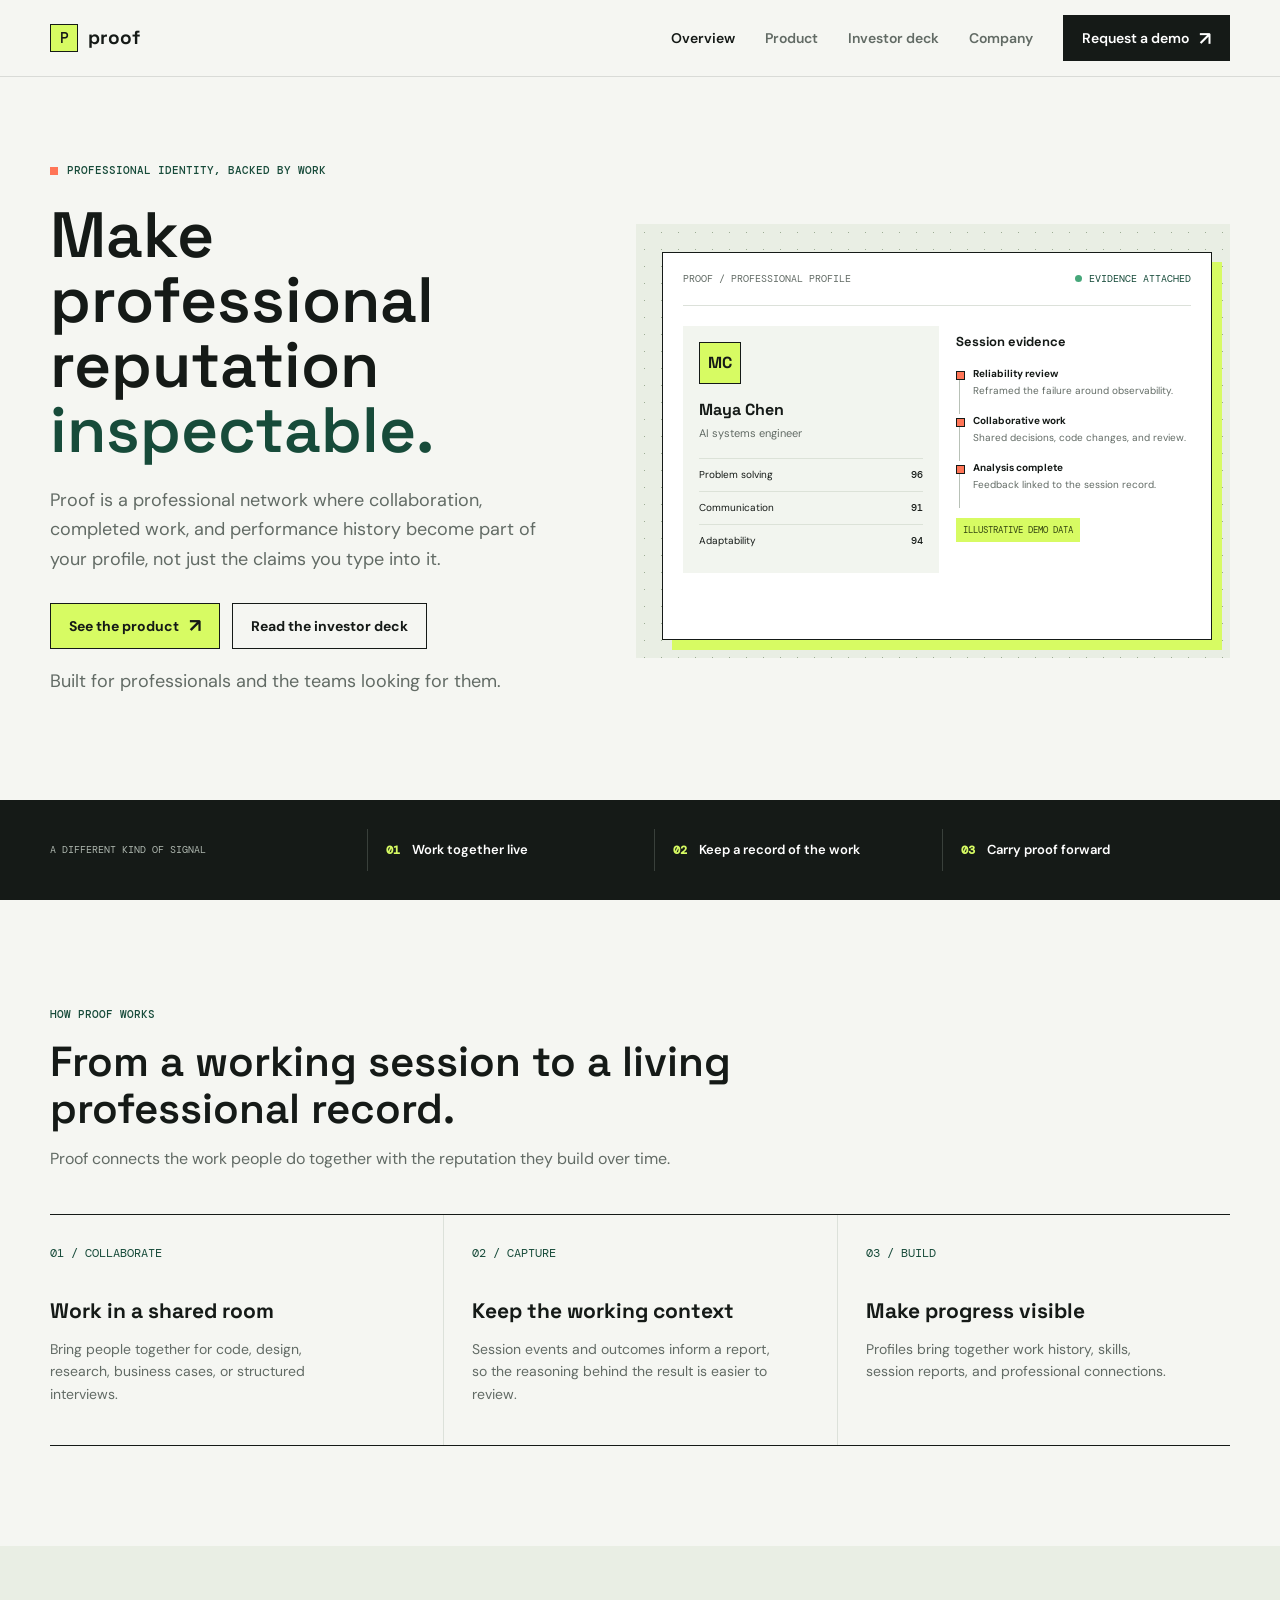
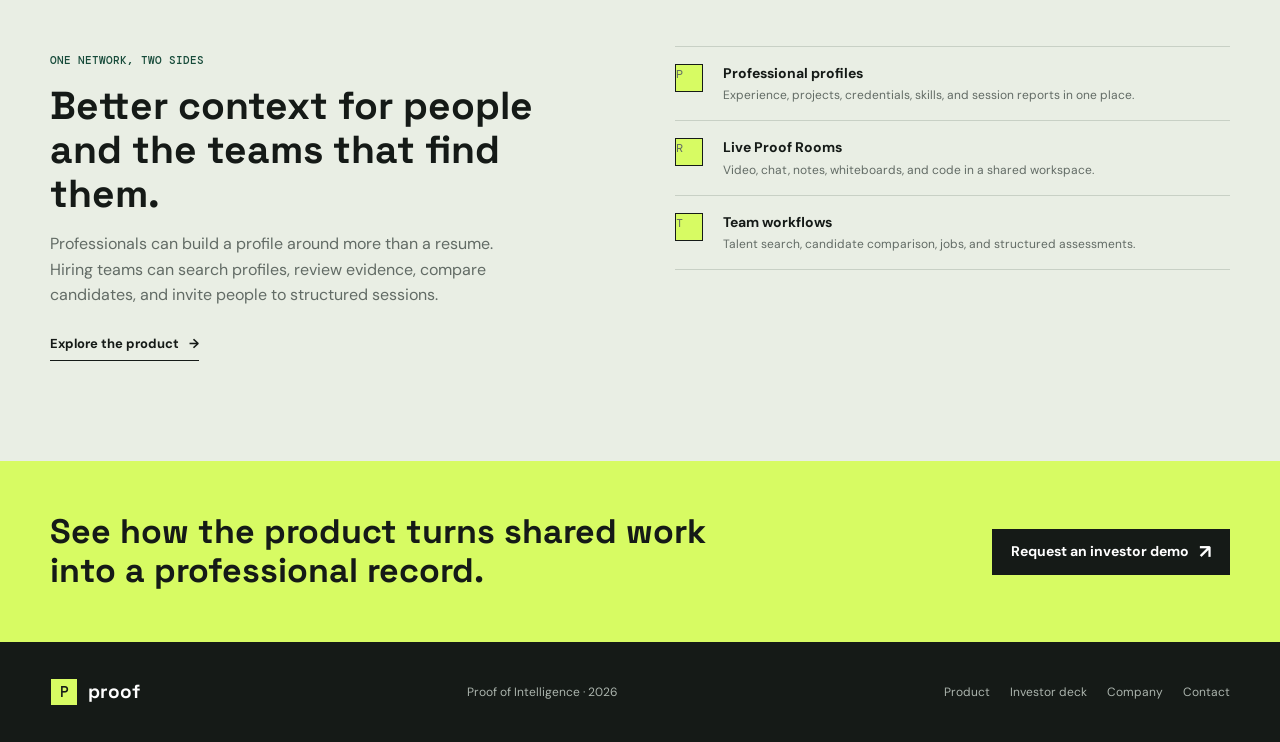
<file: index.html>
<!DOCTYPE html>
<html lang="en">
<head>
    <meta charset="UTF-8">
    <meta name="viewport" content="width=device-width, initial-scale=1.0">
    <meta name="description" content="Proof turns shared work into a professional reputation people can inspect. Explore live collaboration, session evidence, and team discovery.">
    <meta name="theme-color" content="#f5f6f2">
    <link rel="stylesheet" href="styles.css">
    <title>Proof | Professional reputation, backed by work</title>
</head>
<body>
    <header class="site-header">
        <div class="nav-shell">
            <a class="brand" href="/" aria-label="Proof home"><span class="brand-mark">P</span>proof</a>
            <nav class="desktop-nav" aria-label="Main navigation">
                <a class="active" href="/">Overview</a><a href="/product">Product</a><a href="/investor-deck">Investor deck</a><a href="/company">Company</a><a class="nav-cta" href="/demo">Request a demo <span class="button-arrow" aria-hidden="true">↗</span></a>
            </nav>
            <details class="mobile-menu">
                <summary aria-label="Open navigation menu"><span class="menu-line"></span><span class="menu-line"></span></summary>
                <nav class="mobile-nav" aria-label="Mobile navigation"><a href="/">Overview</a><a href="/product">Product</a><a href="/investor-deck">Investor deck</a><a href="/company">Company</a><a href="/demo">Request a demo ↗</a></nav>
            </details>
        </div>
    </header>

    <main>
        <section class="hero">
            <div class="hero-copy">
                <span class="eyebrow">Professional identity, backed by work</span>
                <h1>Make professional reputation <em>inspectable.</em></h1>
                <p>Proof is a professional network where collaboration, completed work, and performance history become part of your profile, not just the claims you type into it.</p>
                <div class="hero-actions"><a class="button button-light" href="/product">See the product <span class="button-arrow" aria-hidden="true">↗</span></a><a class="button button-outline" href="/investor-deck">Read the investor deck</a></div>
                <p class="hero-footnote">Built for professionals and the teams looking for them.</p>
            </div>
            <div class="product-stage" aria-label="Illustrative Proof profile and session evidence interface">
                <div class="product-window">
                    <div class="window-top"><span>proof / professional profile</span><span class="window-status">Evidence attached</span></div>
                    <div class="window-content">
                        <div class="profile-preview">
                            <div class="profile-monogram">MC</div>
                            <div><h3>Maya Chen</h3><p>AI systems engineer</p></div>
                            <div class="score-row"><span>Problem solving</span><b>96</b></div>
                            <div class="score-row"><span>Communication</span><b>91</b></div>
                            <div class="score-row"><span>Adaptability</span><b>94</b></div>
                        </div>
                        <div class="evidence-preview">
                            <h3>Session evidence</h3>
                            <div class="evidence-item"><strong>Reliability review</strong>Reframed the failure around observability.</div>
                            <div class="evidence-item"><strong>Collaborative work</strong>Shared decisions, code changes, and review.</div>
                            <div class="evidence-item"><strong>Analysis complete</strong>Feedback linked to the session record.</div>
                            <span class="sample-label">Illustrative demo data</span>
                        </div>
                    </div>
                </div>
                <span class="stage-caption">Profile + evidence · product preview</span>
            </div>
        </section>

        <section class="signal-strip" aria-label="Product principles">
            <div class="signal-inner"><span class="signal-intro">A different kind of signal</span><div class="signal-item"><span class="signal-number">01</span>Work together live</div><div class="signal-item"><span class="signal-number">02</span>Keep a record of the work</div><div class="signal-item"><span class="signal-number">03</span>Carry proof forward</div></div>
        </section>

        <section class="section-wrap">
            <div class="section-heading"><span class="section-tag">How Proof works</span><h2>From a working session to a living professional record.</h2><p>Proof connects the work people do together with the reputation they build over time.</p></div>
            <div class="steps-grid">
                <article class="step"><span class="step-number">01 / COLLABORATE</span><h3>Work in a shared room</h3><p>Bring people together for code, design, research, business cases, or structured interviews.</p></article>
                <article class="step"><span class="step-number">02 / CAPTURE</span><h3>Keep the working context</h3><p>Session events and outcomes inform a report, so the reasoning behind the result is easier to review.</p></article>
                <article class="step"><span class="step-number">03 / BUILD</span><h3>Make progress visible</h3><p>Profiles bring together work history, skills, session reports, and professional connections.</p></article>
            </div>
        </section>

        <section class="audience-section">
            <div class="section-wrap audience-grid">
                <div class="audience-copy"><span class="section-tag">One network, two sides</span><h2>Better context for people and the teams that find them.</h2><p>Professionals can build a profile around more than a resume. Hiring teams can search profiles, review evidence, compare candidates, and invite people to structured sessions.</p><a class="deck-link" href="/product">Explore the product <span aria-hidden="true">→</span></a></div>
                <div class="feature-list">
                    <div class="feature-row"><span class="feature-icon">P</span><div><strong>Professional profiles</strong><span>Experience, projects, credentials, skills, and session reports in one place.</span></div></div>
                    <div class="feature-row"><span class="feature-icon">R</span><div><strong>Live Proof Rooms</strong><span>Video, chat, notes, whiteboards, and code in a shared workspace.</span></div></div>
                    <div class="feature-row"><span class="feature-icon">T</span><div><strong>Team workflows</strong><span>Talent search, candidate comparison, jobs, and structured assessments.</span></div></div>
                </div>
            </div>
        </section>

        <section class="cta-band"><div class="cta-inner"><h2>See how the product turns shared work into a professional record.</h2><a class="button" href="/demo">Request an investor demo <span class="button-arrow" aria-hidden="true">↗</span></a></div></section>
    </main>
    <footer class="site-footer"><div class="footer-inner"><a class="brand" href="/"><span class="brand-mark">P</span>proof</a><span class="footer-copy">Proof of Intelligence · 2026</span><nav class="footer-links" aria-label="Footer navigation"><a href="/product">Product</a><a href="/investor-deck">Investor deck</a><a href="/company">Company</a><a href="/demo">Contact</a></nav></div></footer>
</body>
</html>
</file>
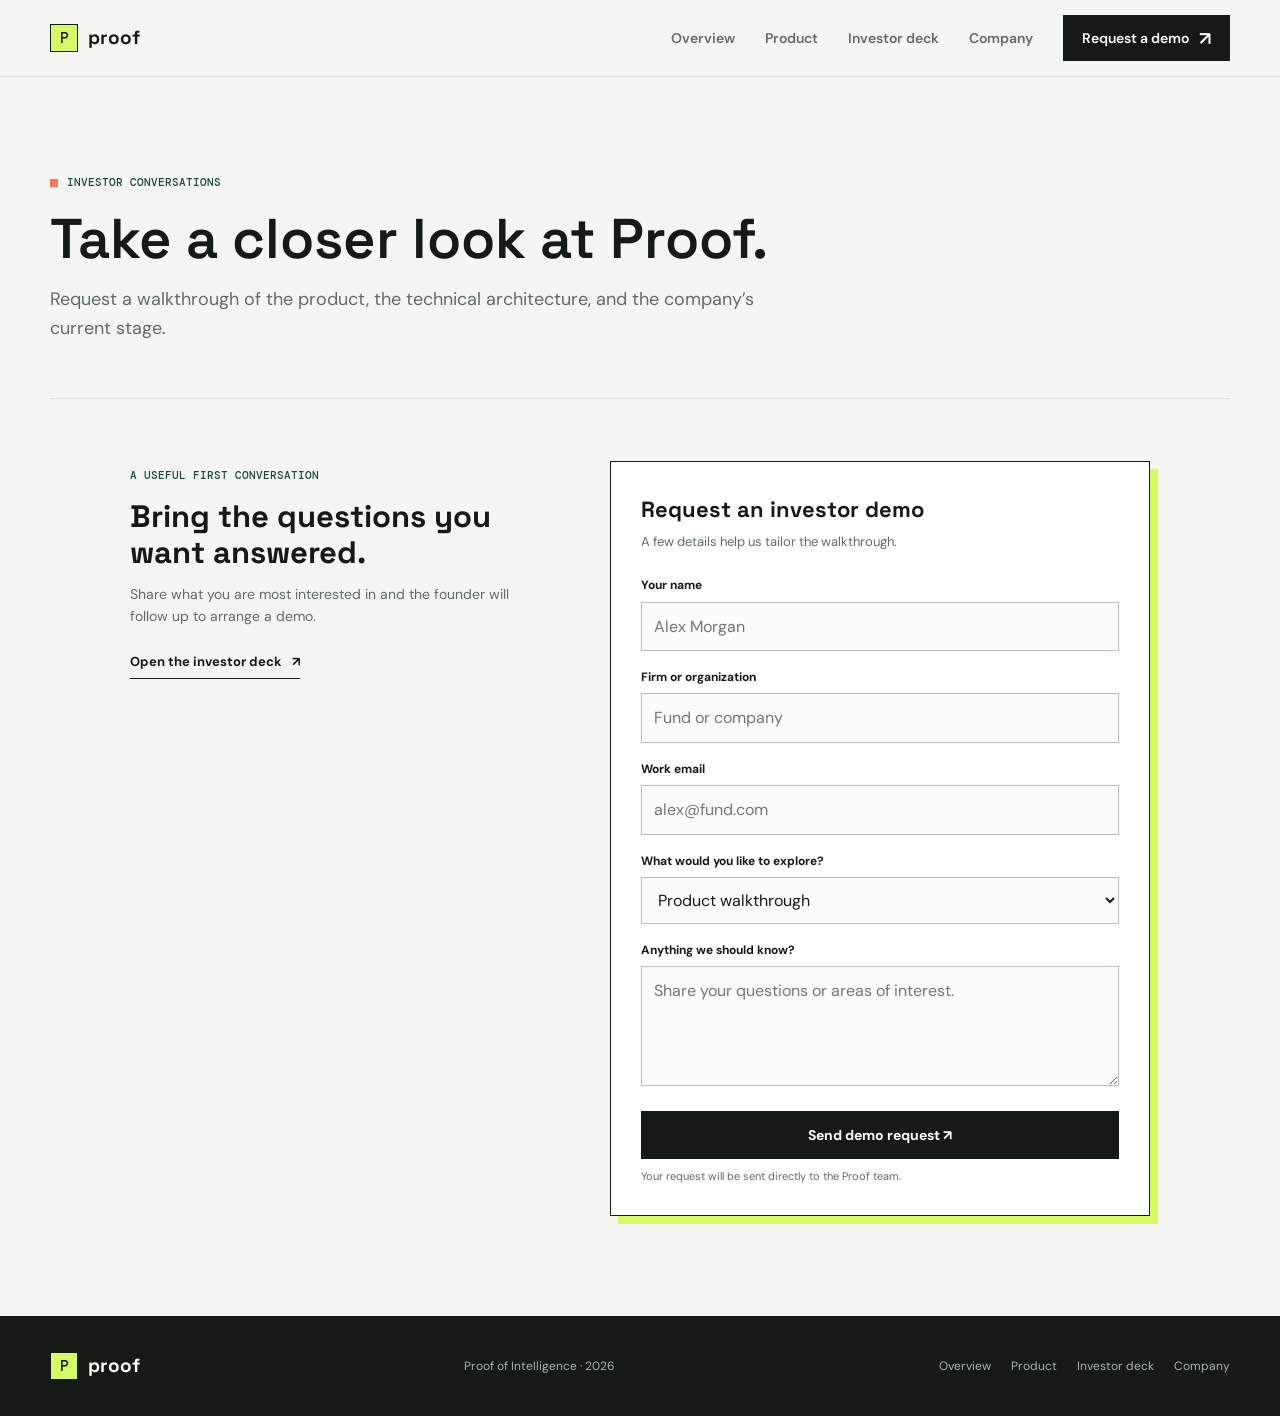
<file: contact.html>
<!DOCTYPE html>
<html lang="en">
<head>
    <meta charset="UTF-8">
    <meta name="viewport" content="width=device-width, initial-scale=1.0">
    <meta name="description" content="Request an investor demo of Proof of Intelligence. Connect with the founder to see the product and discuss the company.">
    <meta name="theme-color" content="#f5f6f2">
    <link rel="stylesheet" href="styles.css">
    <title>Request a Demo | Proof</title>
</head>
<body>
    <header class="site-header">
        <div class="nav-shell">
            <a class="brand" href="/" aria-label="Proof home"><span class="brand-mark">P</span>proof</a>
            <nav class="desktop-nav" aria-label="Main navigation">
                <a href="/">Overview</a><a href="/product">Product</a><a href="/investor-deck">Investor deck</a><a href="/company">Company</a><a class="nav-cta" href="/demo" aria-current="page">Request a demo <span class="button-arrow" aria-hidden="true">↗</span></a>
            </nav>
            <details class="mobile-menu">
                <summary aria-label="Open navigation menu"><span class="menu-line"></span><span class="menu-line"></span></summary>
                <nav class="mobile-nav" aria-label="Mobile navigation"><a href="/">Overview</a><a href="/product">Product</a><a href="/investor-deck">Investor deck</a><a href="/company">Company</a><a href="/demo">Request a demo ↗</a></nav>
            </details>
        </div>
    </header>
    <main>
        <section class="page-intro">
            <span class="eyebrow">Investor conversations</span>
            <h1>Take a closer look at Proof.</h1>
            <p>Request a walkthrough of the product, the technical architecture, and the company’s current stage.</p>
        </section>
        <section class="contact-layout">
            <aside class="contact-aside">
                <span class="section-tag">A useful first conversation</span>
                <h2>Bring the questions you want answered.</h2>
                <p>Share what you are most interested in and the founder will follow up to arrange a demo.</p>
                <a class="deck-link" href="/investor-deck">Open the investor deck <span aria-hidden="true">↗</span></a>
            </aside>
            <div class="form-panel">
                <h2>Request an investor demo</h2>
                <p class="form-intro">A few details help us tailor the walkthrough.</p>
                <form action="https://formspree.io/f/mljdgywk" method="POST">
                    <div class="form-group"><label for="name">Your name</label><input id="name" type="text" name="name" class="form-control" autocomplete="name" required placeholder="Alex Morgan"></div>
                    <div class="form-group"><label for="fund">Firm or organization</label><input id="fund" type="text" name="organization" class="form-control" autocomplete="organization" placeholder="Fund or company"></div>
                    <div class="form-group"><label for="email">Work email</label><input id="email" type="email" name="email" class="form-control" autocomplete="email" required placeholder="alex@fund.com"></div>
                    <div class="form-group"><label for="focus">What would you like to explore?</label><select id="focus" name="focus" class="form-control"><option value="Product walkthrough">Product walkthrough</option><option value="Technical architecture">Technical architecture</option><option value="Business model and stage">Business model and stage</option><option value="Other">Other</option></select></div>
                    <div class="form-group"><label for="message">Anything we should know?</label><textarea id="message" name="message" class="form-control" required placeholder="Share your questions or areas of interest."></textarea></div>
                    <button type="submit" class="btn-submit">Send demo request <span aria-hidden="true">↗</span></button>
                    <p class="form-hint">Your request will be sent directly to the Proof team.</p>
                </form>
            </div>
        </section>
    </main>
    <footer class="site-footer"><div class="footer-inner"><a class="brand" href="/"><span class="brand-mark">P</span>proof</a><span class="footer-copy">Proof of Intelligence · 2026</span><nav class="footer-links" aria-label="Footer navigation"><a href="/">Overview</a><a href="/product">Product</a><a href="/investor-deck">Investor deck</a><a href="/company">Company</a></nav></div></footer>
</body>
</html>
</file>
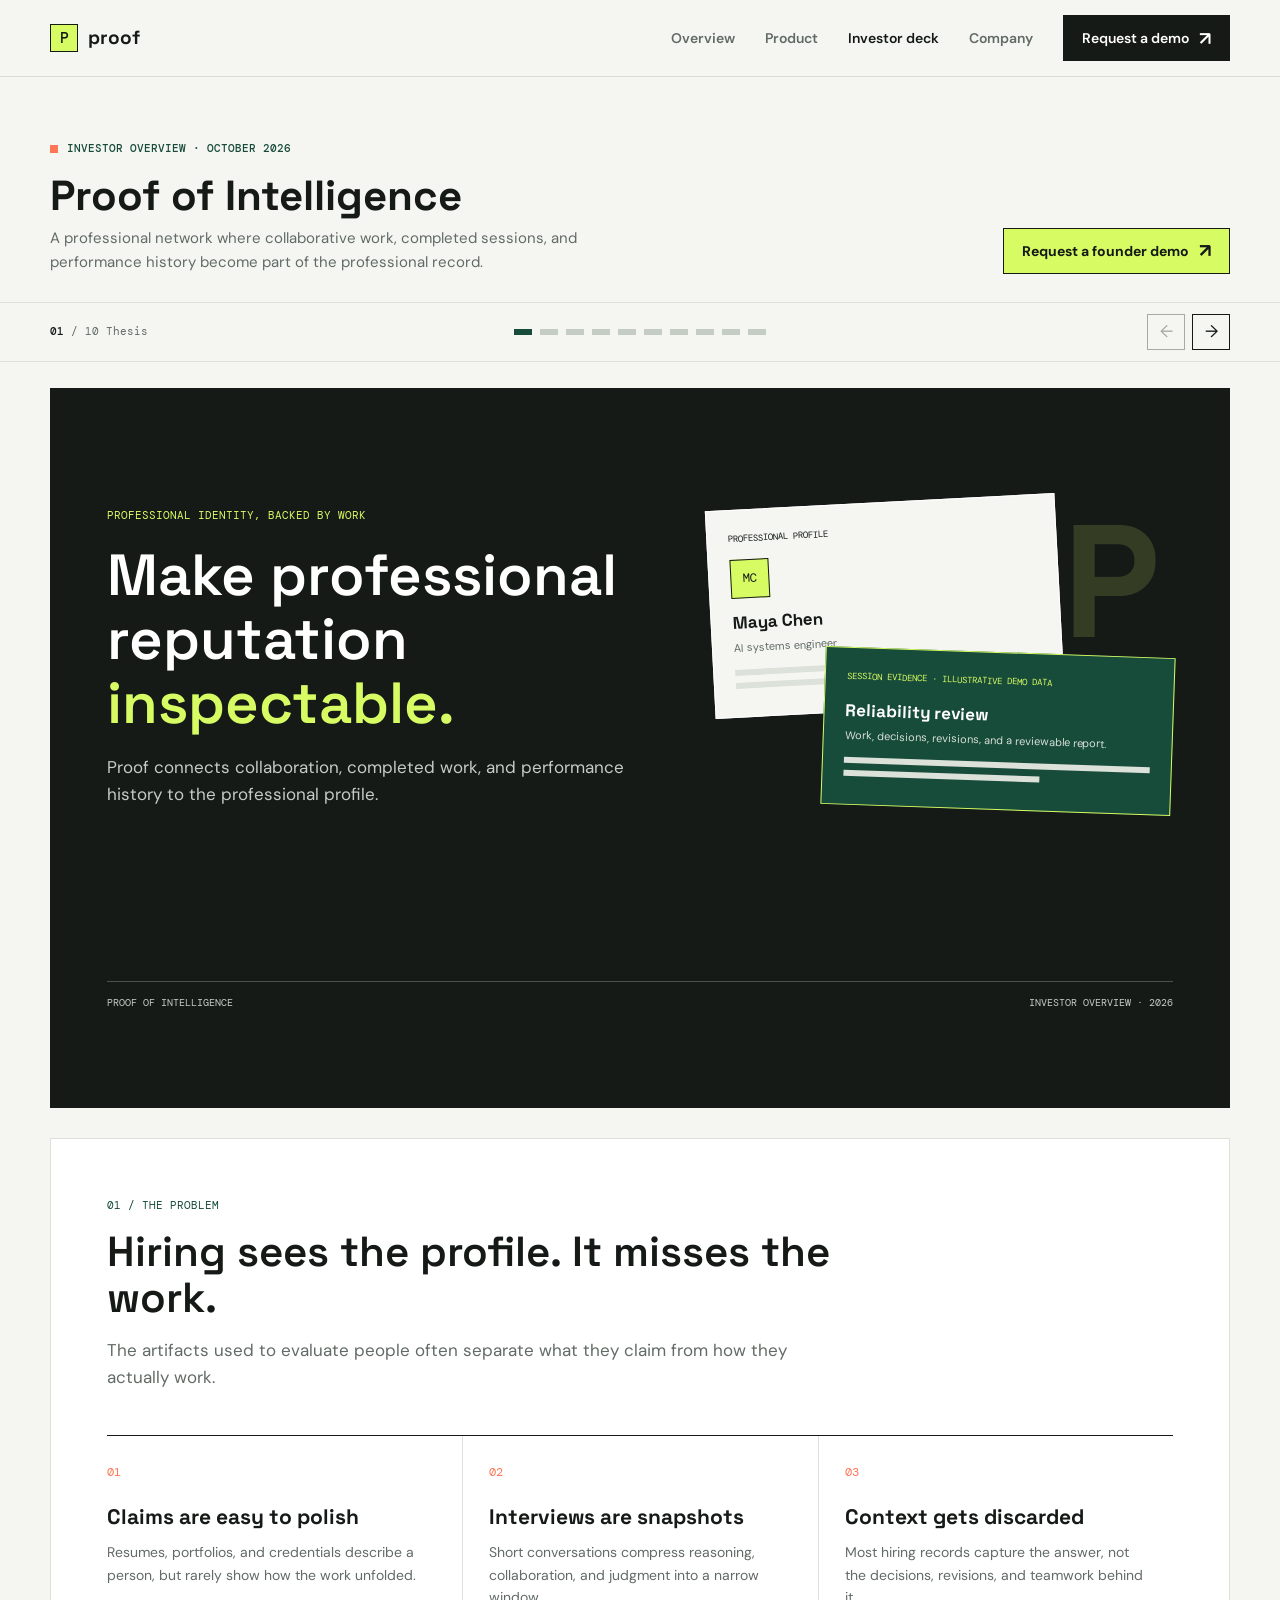
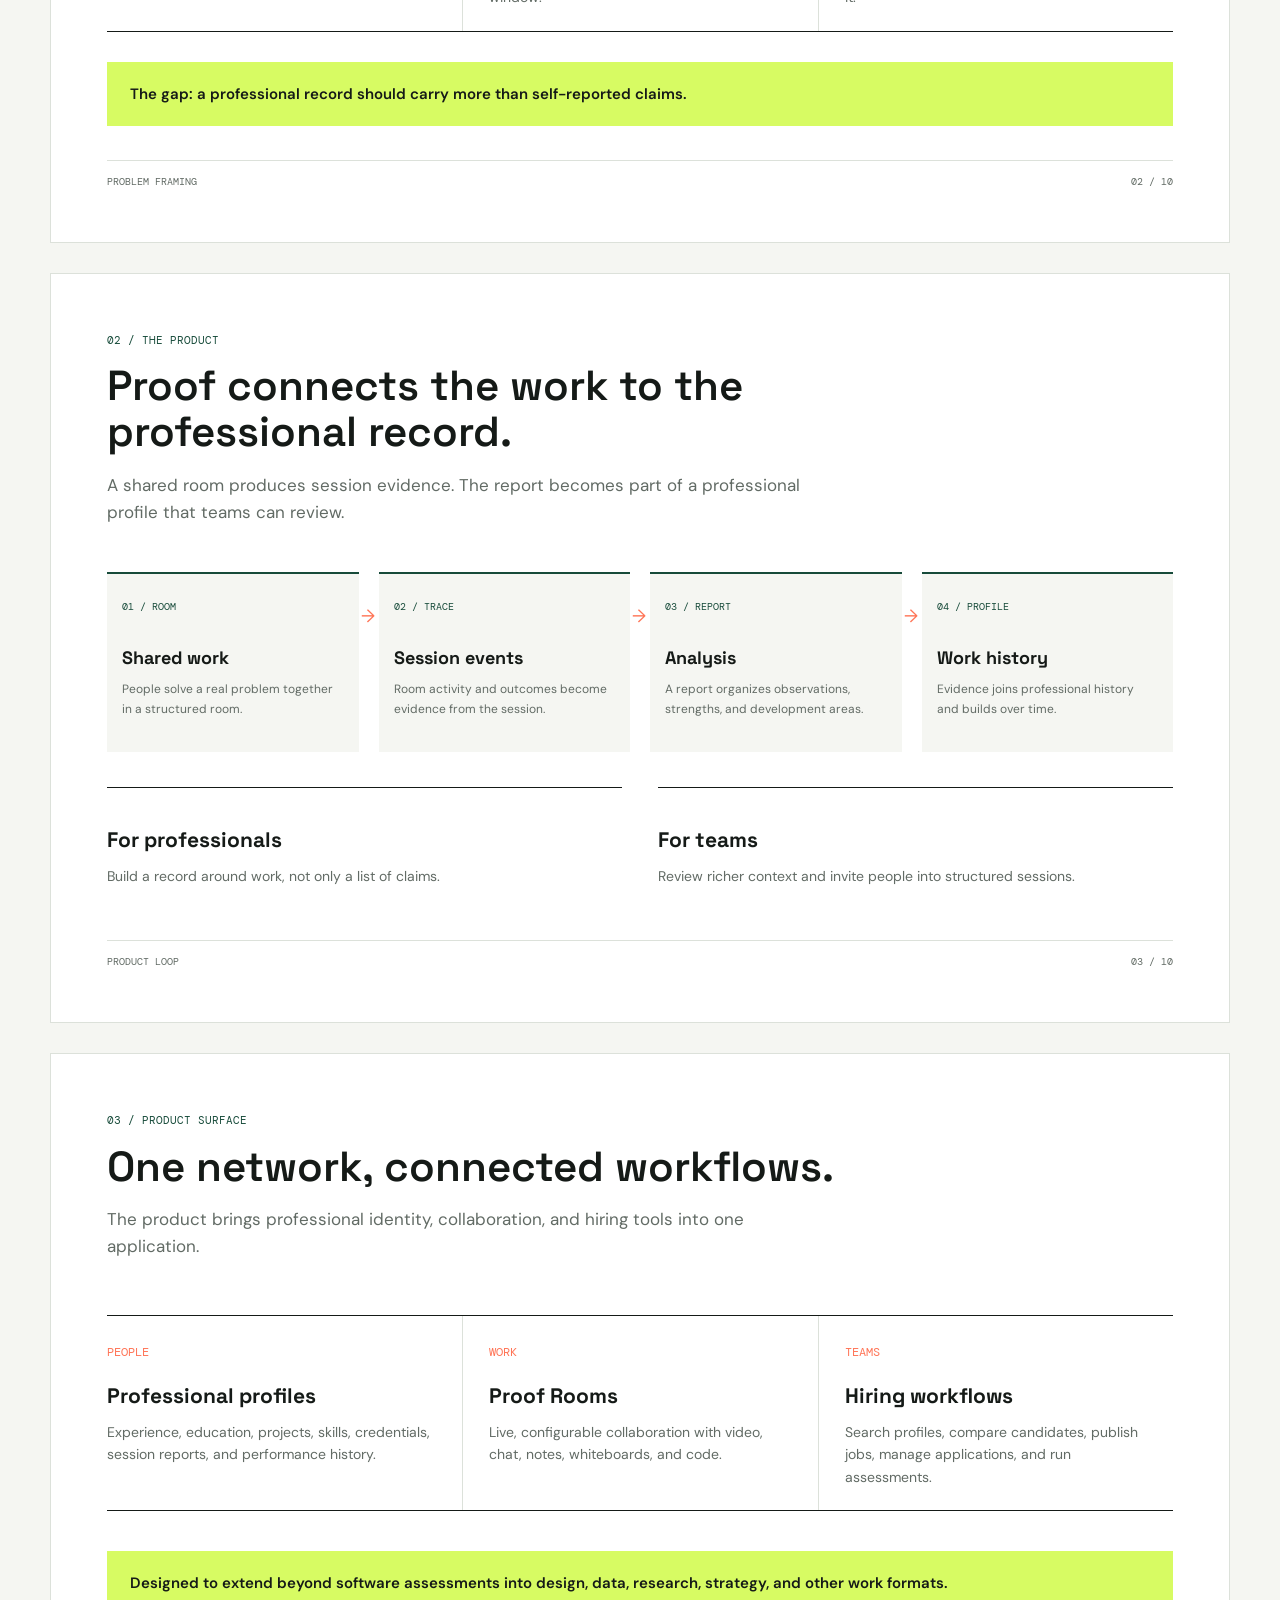
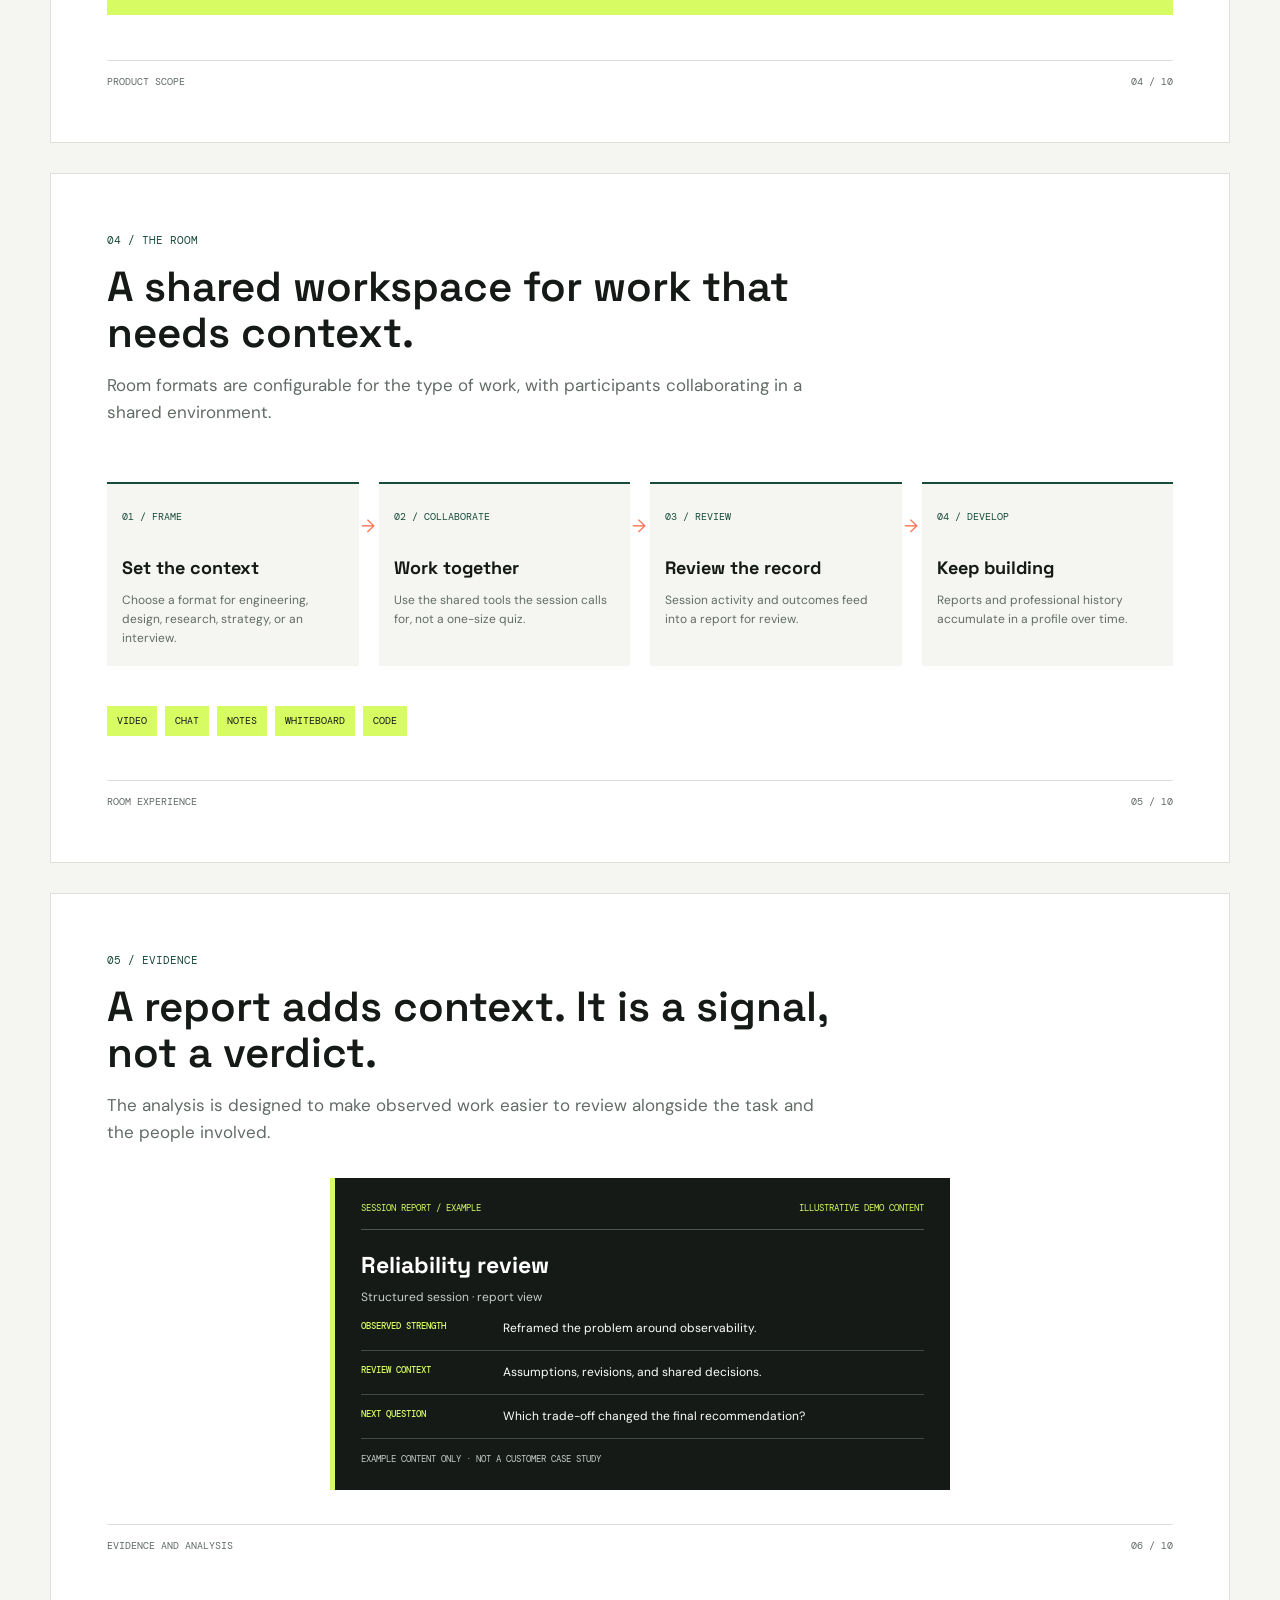
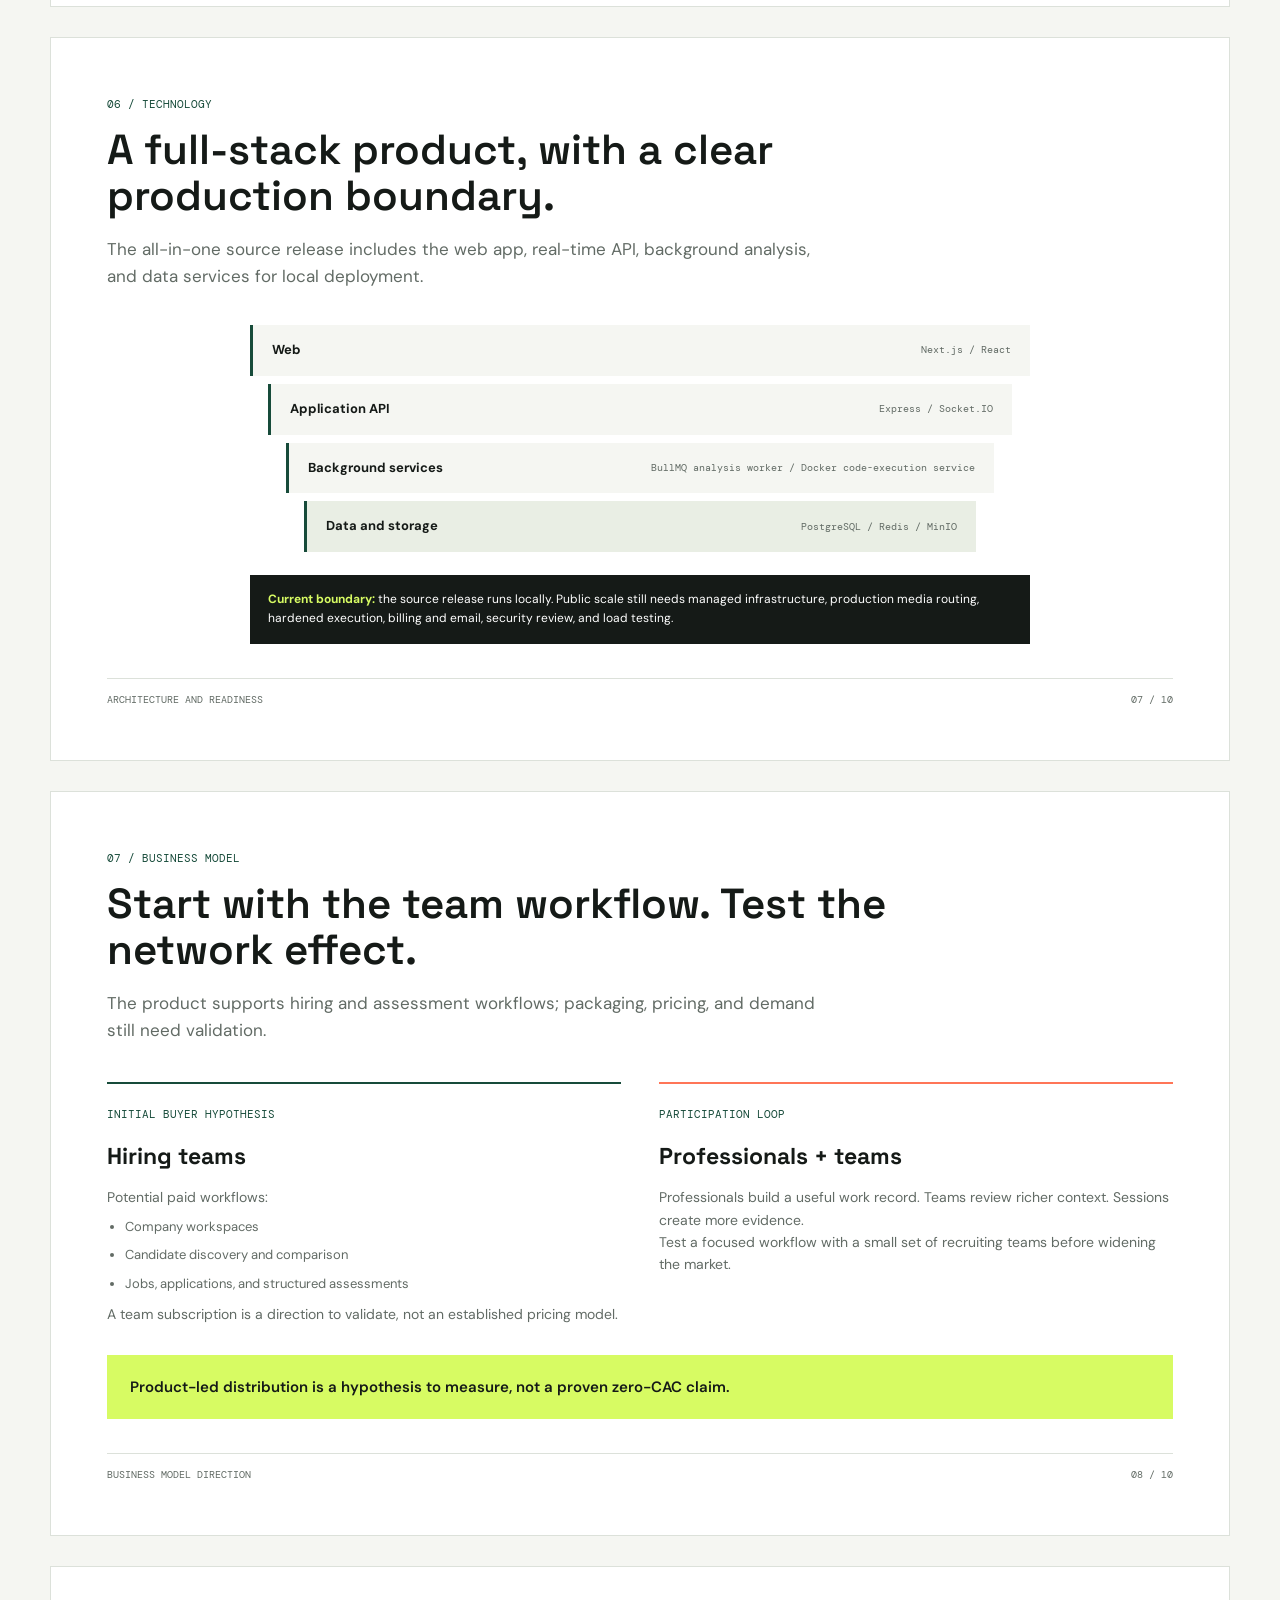
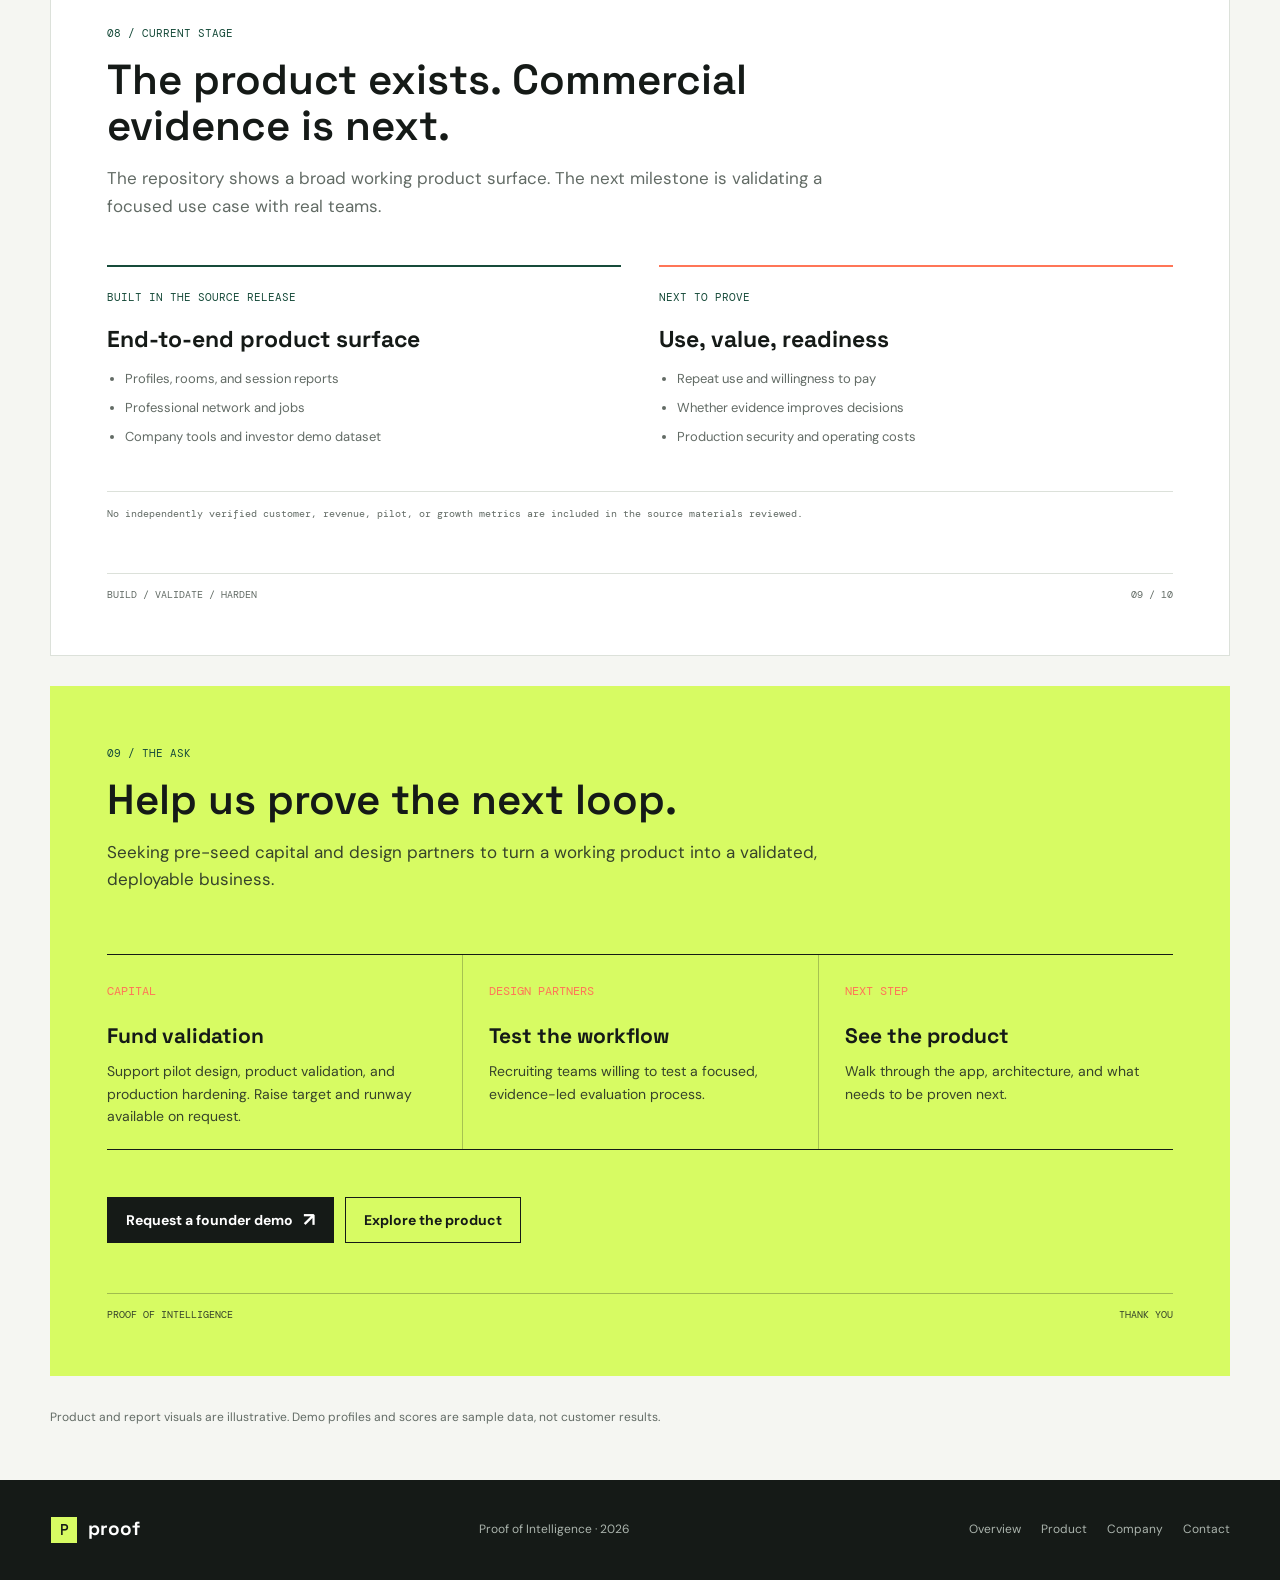
<file: pitchdeck.html>
<!DOCTYPE html>
<html lang="en">
<head>
    <meta charset="UTF-8">
    <meta name="viewport" content="width=device-width, initial-scale=1.0">
    <meta name="description" content="The Proof of Intelligence investor overview: professional reputation built from collaborative work and reviewable evidence.">
    <meta name="theme-color" content="#f5f6f2">
    <link rel="stylesheet" href="styles.css">
    <script src="pitchdeck.js" defer></script>
    <title>Investor Deck | Proof</title>
</head>
<body class="deck-page">
    <header class="site-header">
        <div class="nav-shell">
            <a class="brand" href="/" aria-label="Proof home"><span class="brand-mark">P</span>proof</a>
            <nav class="desktop-nav" aria-label="Main navigation">
                <a href="/">Overview</a><a href="/product">Product</a><a class="active" href="/investor-deck" aria-current="page">Investor deck</a><a href="/company">Company</a><a class="nav-cta" href="/demo">Request a demo <span class="button-arrow" aria-hidden="true">↗</span></a>
            </nav>
            <details class="mobile-menu">
                <summary aria-label="Open navigation menu"><span class="menu-line"></span><span class="menu-line"></span></summary>
                <nav class="mobile-nav" aria-label="Mobile navigation"><a href="/">Overview</a><a href="/product">Product</a><a href="/investor-deck" aria-current="page">Investor deck</a><a href="/company">Company</a><a href="/demo">Request a demo ↗</a></nav>
            </details>
        </div>
    </header>

    <main>
        <section class="deck-intro">
            <div>
                <span class="eyebrow">Investor overview · October 2026</span>
                <h1>Proof of Intelligence</h1>
                <p>A professional network where collaborative work, completed sessions, and performance history become part of the professional record.</p>
            </div>
            <a class="button button-light" href="/demo">Request a founder demo <span class="button-arrow" aria-hidden="true">↗</span></a>
        </section>

        <nav class="deck-toolbar" aria-label="Presentation controls">
            <div class="deck-progress-copy"><strong data-current-slide>01</strong> <span aria-hidden="true">/</span> <span data-total-slides>10</span> <span data-current-title>Thesis</span></div>
            <div class="deck-dots" aria-label="Go to slide"></div>
            <div class="deck-arrows"><button class="deck-arrow" type="button" data-prev-slide aria-label="Previous slide" disabled>←</button><button class="deck-arrow" type="button" data-next-slide aria-label="Next slide">→</button></div>
        </nav>

        <div class="deck-slides">
            <section class="deck-slide cover-slide" id="slide-1" data-title="Thesis" aria-labelledby="slide-title-1">
                <div class="deck-slide-header">
                    <span class="deck-slide-kicker">Professional identity, backed by work</span>
                    <h2 id="slide-title-1">Make professional reputation <span class="text-acid">inspectable.</span></h2>
                    <p class="deck-slide-lede">Proof connects collaboration, completed work, and performance history to the professional profile.</p>
                </div>
                <div class="cover-art" aria-label="Illustrative profile and evidence preview">
                    <span class="cover-mark" aria-hidden="true">P</span>
                    <div class="cover-card cover-card-profile"><small>Professional profile</small><span class="cover-avatar">MC</span><strong>Maya Chen</strong><p>AI systems engineer</p><div class="cover-line"></div><div class="cover-line short"></div></div>
                    <div class="cover-card cover-card-evidence"><small>Session evidence · illustrative demo data</small><strong>Reliability review</strong><p>Work, decisions, revisions, and a reviewable report.</p><div class="cover-line"></div><div class="cover-line short"></div></div>
                </div>
                <div class="deck-slide-foot"><span>Proof of Intelligence</span><span>Investor overview · 2026</span></div>
            </section>

            <section class="deck-slide" id="slide-2" data-title="The problem" aria-labelledby="slide-title-2">
                <div class="deck-slide-header"><span class="deck-slide-kicker">01 / The problem</span><h2 id="slide-title-2">Hiring sees the profile. It misses the work.</h2><p class="deck-slide-lede">The artifacts used to evaluate people often separate what they claim from how they actually work.</p></div>
                <div class="deck-three">
                    <article><span class="deck-item-no">01</span><h3>Claims are easy to polish</h3><p>Resumes, portfolios, and credentials describe a person, but rarely show how the work unfolded.</p></article>
                    <article><span class="deck-item-no">02</span><h3>Interviews are snapshots</h3><p>Short conversations compress reasoning, collaboration, and judgment into a narrow window.</p></article>
                    <article><span class="deck-item-no">03</span><h3>Context gets discarded</h3><p>Most hiring records capture the answer, not the decisions, revisions, and teamwork behind it.</p></article>
                </div>
                <div class="deck-highlight">The gap: a professional record should carry more than self-reported claims.</div>
                <div class="deck-slide-foot"><span>Problem framing</span><span>02 / 10</span></div>
            </section>

            <section class="deck-slide" id="slide-3" data-title="The product" aria-labelledby="slide-title-3">
                <div class="deck-slide-header"><span class="deck-slide-kicker">02 / The product</span><h2 id="slide-title-3">Proof connects the work to the professional record.</h2><p class="deck-slide-lede">A shared room produces session evidence. The report becomes part of a professional profile that teams can review.</p></div>
                <div class="flow-grid">
                    <article class="flow-step"><span>01 / ROOM</span><h3>Shared work</h3><p>People solve a real problem together in a structured room.</p></article>
                    <article class="flow-step"><span>02 / TRACE</span><h3>Session events</h3><p>Room activity and outcomes become evidence from the session.</p></article>
                    <article class="flow-step"><span>03 / REPORT</span><h3>Analysis</h3><p>A report organizes observations, strengths, and development areas.</p></article>
                    <article class="flow-step"><span>04 / PROFILE</span><h3>Work history</h3><p>Evidence joins professional history and builds over time.</p></article>
                </div>
                <div class="deck-two"><article><h3>For professionals</h3><p>Build a record around work, not only a list of claims.</p></article><article><h3>For teams</h3><p>Review richer context and invite people into structured sessions.</p></article></div>
                <div class="deck-slide-foot"><span>Product loop</span><span>03 / 10</span></div>
            </section>

            <section class="deck-slide" id="slide-4" data-title="Product surface" aria-labelledby="slide-title-4">
                <div class="deck-slide-header"><span class="deck-slide-kicker">03 / Product surface</span><h2 id="slide-title-4">One network, connected workflows.</h2><p class="deck-slide-lede">The product brings professional identity, collaboration, and hiring tools into one application.</p></div>
                <div class="deck-three">
                    <article><span class="deck-item-no">PEOPLE</span><h3>Professional profiles</h3><p>Experience, education, projects, skills, credentials, session reports, and performance history.</p></article>
                    <article><span class="deck-item-no">WORK</span><h3>Proof Rooms</h3><p>Live, configurable collaboration with video, chat, notes, whiteboards, and code.</p></article>
                    <article><span class="deck-item-no">TEAMS</span><h3>Hiring workflows</h3><p>Search profiles, compare candidates, publish jobs, manage applications, and run assessments.</p></article>
                </div>
                <div class="deck-highlight">Designed to extend beyond software assessments into design, data, research, strategy, and other work formats.</div>
                <div class="deck-slide-foot"><span>Product scope</span><span>04 / 10</span></div>
            </section>

            <section class="deck-slide" id="slide-5" data-title="The room" aria-labelledby="slide-title-5">
                <div class="deck-slide-header"><span class="deck-slide-kicker">04 / The room</span><h2 id="slide-title-5">A shared workspace for work that needs context.</h2><p class="deck-slide-lede">Room formats are configurable for the type of work, with participants collaborating in a shared environment.</p></div>
                <div class="flow-grid">
                    <article class="flow-step"><span>01 / FRAME</span><h3>Set the context</h3><p>Choose a format for engineering, design, research, strategy, or an interview.</p></article>
                    <article class="flow-step"><span>02 / COLLABORATE</span><h3>Work together</h3><p>Use the shared tools the session calls for, not a one-size quiz.</p></article>
                    <article class="flow-step"><span>03 / REVIEW</span><h3>Review the record</h3><p>Session activity and outcomes feed into a report for review.</p></article>
                    <article class="flow-step"><span>04 / DEVELOP</span><h3>Keep building</h3><p>Reports and professional history accumulate in a profile over time.</p></article>
                </div>
                <div class="room-tools" aria-label="Room tools"><span>Video</span><span>Chat</span><span>Notes</span><span>Whiteboard</span><span>Code</span></div>
                <div class="deck-slide-foot"><span>Room experience</span><span>05 / 10</span></div>
            </section>

            <section class="deck-slide" id="slide-6" data-title="Evidence" aria-labelledby="slide-title-6">
                <div class="deck-slide-header"><span class="deck-slide-kicker">05 / Evidence</span><h2 id="slide-title-6">A report adds context. It is a signal, not a verdict.</h2><p class="deck-slide-lede">The analysis is designed to make observed work easier to review alongside the task and the people involved.</p></div>
                <div class="report-preview" aria-label="Illustrative session report example">
                    <div class="report-preview-top"><span>Session report / example</span><span>Illustrative demo content</span></div>
                    <h3>Reliability review</h3><p>Structured session · report view</p>
                    <div class="report-row"><strong>Observed strength</strong><span>Reframed the problem around observability.</span></div>
                    <div class="report-row"><strong>Review context</strong><span>Assumptions, revisions, and shared decisions.</span></div>
                    <div class="report-row"><strong>Next question</strong><span>Which trade-off changed the final recommendation?</span></div>
                    <p class="report-note">EXAMPLE CONTENT ONLY · NOT A CUSTOMER CASE STUDY</p>
                </div>
                <div class="deck-slide-foot"><span>Evidence and analysis</span><span>06 / 10</span></div>
            </section>

            <section class="deck-slide" id="slide-7" data-title="Architecture" aria-labelledby="slide-title-7">
                <div class="deck-slide-header"><span class="deck-slide-kicker">06 / Technology</span><h2 id="slide-title-7">A full-stack product, with a clear production boundary.</h2><p class="deck-slide-lede">The all-in-one source release includes the web app, real-time API, background analysis, and data services for local deployment.</p></div>
                <div class="architecture-stack">
                    <div class="architecture-layer"><strong>Web</strong><span>Next.js / React</span></div>
                    <div class="architecture-layer"><strong>Application API</strong><span>Express / Socket.IO</span></div>
                    <div class="architecture-layer"><strong>Background services</strong><span>BullMQ analysis worker / Docker code-execution service</span></div>
                    <div class="architecture-layer"><strong>Data and storage</strong><span>PostgreSQL / Redis / MinIO</span></div>
                </div>
                <div class="boundary-note"><strong>Current boundary:</strong> the source release runs locally. Public scale still needs managed infrastructure, production media routing, hardened execution, billing and email, security review, and load testing.</div>
                <div class="deck-slide-foot"><span>Architecture and readiness</span><span>07 / 10</span></div>
            </section>

            <section class="deck-slide" id="slide-8" data-title="Business model" aria-labelledby="slide-title-8">
                <div class="deck-slide-header"><span class="deck-slide-kicker">07 / Business model</span><h2 id="slide-title-8">Start with the team workflow. Test the network effect.</h2><p class="deck-slide-lede">The product supports hiring and assessment workflows; packaging, pricing, and demand still need validation.</p></div>
                <div class="deck-stage-grid">
                    <article class="deck-stage-column"><span class="deck-slide-kicker">Initial buyer hypothesis</span><h3>Hiring teams</h3><p>Potential paid workflows:</p><ul><li>Company workspaces</li><li>Candidate discovery and comparison</li><li>Jobs, applications, and structured assessments</li></ul><p class="deck-stage-note">A team subscription is a direction to validate, not an established pricing model.</p></article>
                    <article class="deck-stage-column is-next"><span class="deck-slide-kicker">Participation loop</span><h3>Professionals + teams</h3><p>Professionals build a useful work record. Teams review richer context. Sessions create more evidence.</p><p class="deck-stage-note">Test a focused workflow with a small set of recruiting teams before widening the market.</p></article>
                </div>
                <div class="deck-highlight">Product-led distribution is a hypothesis to measure, not a proven zero-CAC claim.</div>
                <div class="deck-slide-foot"><span>Business model direction</span><span>08 / 10</span></div>
            </section>

            <section class="deck-slide" id="slide-9" data-title="Current stage" aria-labelledby="slide-title-9">
                <div class="deck-slide-header"><span class="deck-slide-kicker">08 / Current stage</span><h2 id="slide-title-9">The product exists. Commercial evidence is next.</h2><p class="deck-slide-lede">The repository shows a broad working product surface. The next milestone is validating a focused use case with real teams.</p></div>
                <div class="deck-stage-grid">
                    <article class="deck-stage-column"><span class="deck-slide-kicker">Built in the source release</span><h3>End-to-end product surface</h3><ul><li>Profiles, rooms, and session reports</li><li>Professional network and jobs</li><li>Company tools and investor demo dataset</li></ul></article>
                    <article class="deck-stage-column is-next"><span class="deck-slide-kicker">Next to prove</span><h3>Use, value, readiness</h3><ul><li>Repeat use and willingness to pay</li><li>Whether evidence improves decisions</li><li>Production security and operating costs</li></ul></article>
                </div>
                <p class="transparent-note">No independently verified customer, revenue, pilot, or growth metrics are included in the source materials reviewed.</p>
                <div class="deck-slide-foot"><span>Build / validate / harden</span><span>09 / 10</span></div>
            </section>

            <section class="deck-slide ask-slide" id="slide-10" data-title="The ask" aria-labelledby="slide-title-10">
                <div class="deck-slide-header"><span class="deck-slide-kicker">09 / The ask</span><h2 id="slide-title-10">Help us prove the next loop.</h2><p class="deck-slide-lede">Seeking pre-seed capital and design partners to turn a working product into a validated, deployable business.</p></div>
                <div class="deck-three">
                    <article><span class="deck-item-no">CAPITAL</span><h3>Fund validation</h3><p>Support pilot design, product validation, and production hardening. Raise target and runway available on request.</p></article>
                    <article><span class="deck-item-no">DESIGN PARTNERS</span><h3>Test the workflow</h3><p>Recruiting teams willing to test a focused, evidence-led evaluation process.</p></article>
                    <article><span class="deck-item-no">NEXT STEP</span><h3>See the product</h3><p>Walk through the app, architecture, and what needs to be proven next.</p></article>
                </div>
                <div class="deck-end-actions"><a class="button" href="/demo">Request a founder demo <span class="button-arrow" aria-hidden="true">↗</span></a><a class="button button-outline" href="/product">Explore the product</a></div>
                <div class="deck-slide-foot"><span>Proof of Intelligence</span><span>Thank you</span></div>
            </section>
        </div>
        <p class="deck-note">Product and report visuals are illustrative. Demo profiles and scores are sample data, not customer results.</p>
    </main>
    <footer class="site-footer"><div class="footer-inner"><a class="brand" href="/"><span class="brand-mark">P</span>proof</a><span class="footer-copy">Proof of Intelligence · 2026</span><nav class="footer-links" aria-label="Footer navigation"><a href="/">Overview</a><a href="/product">Product</a><a href="/company">Company</a><a href="/demo">Contact</a></nav></div></footer>
</body>
</html>
</file>
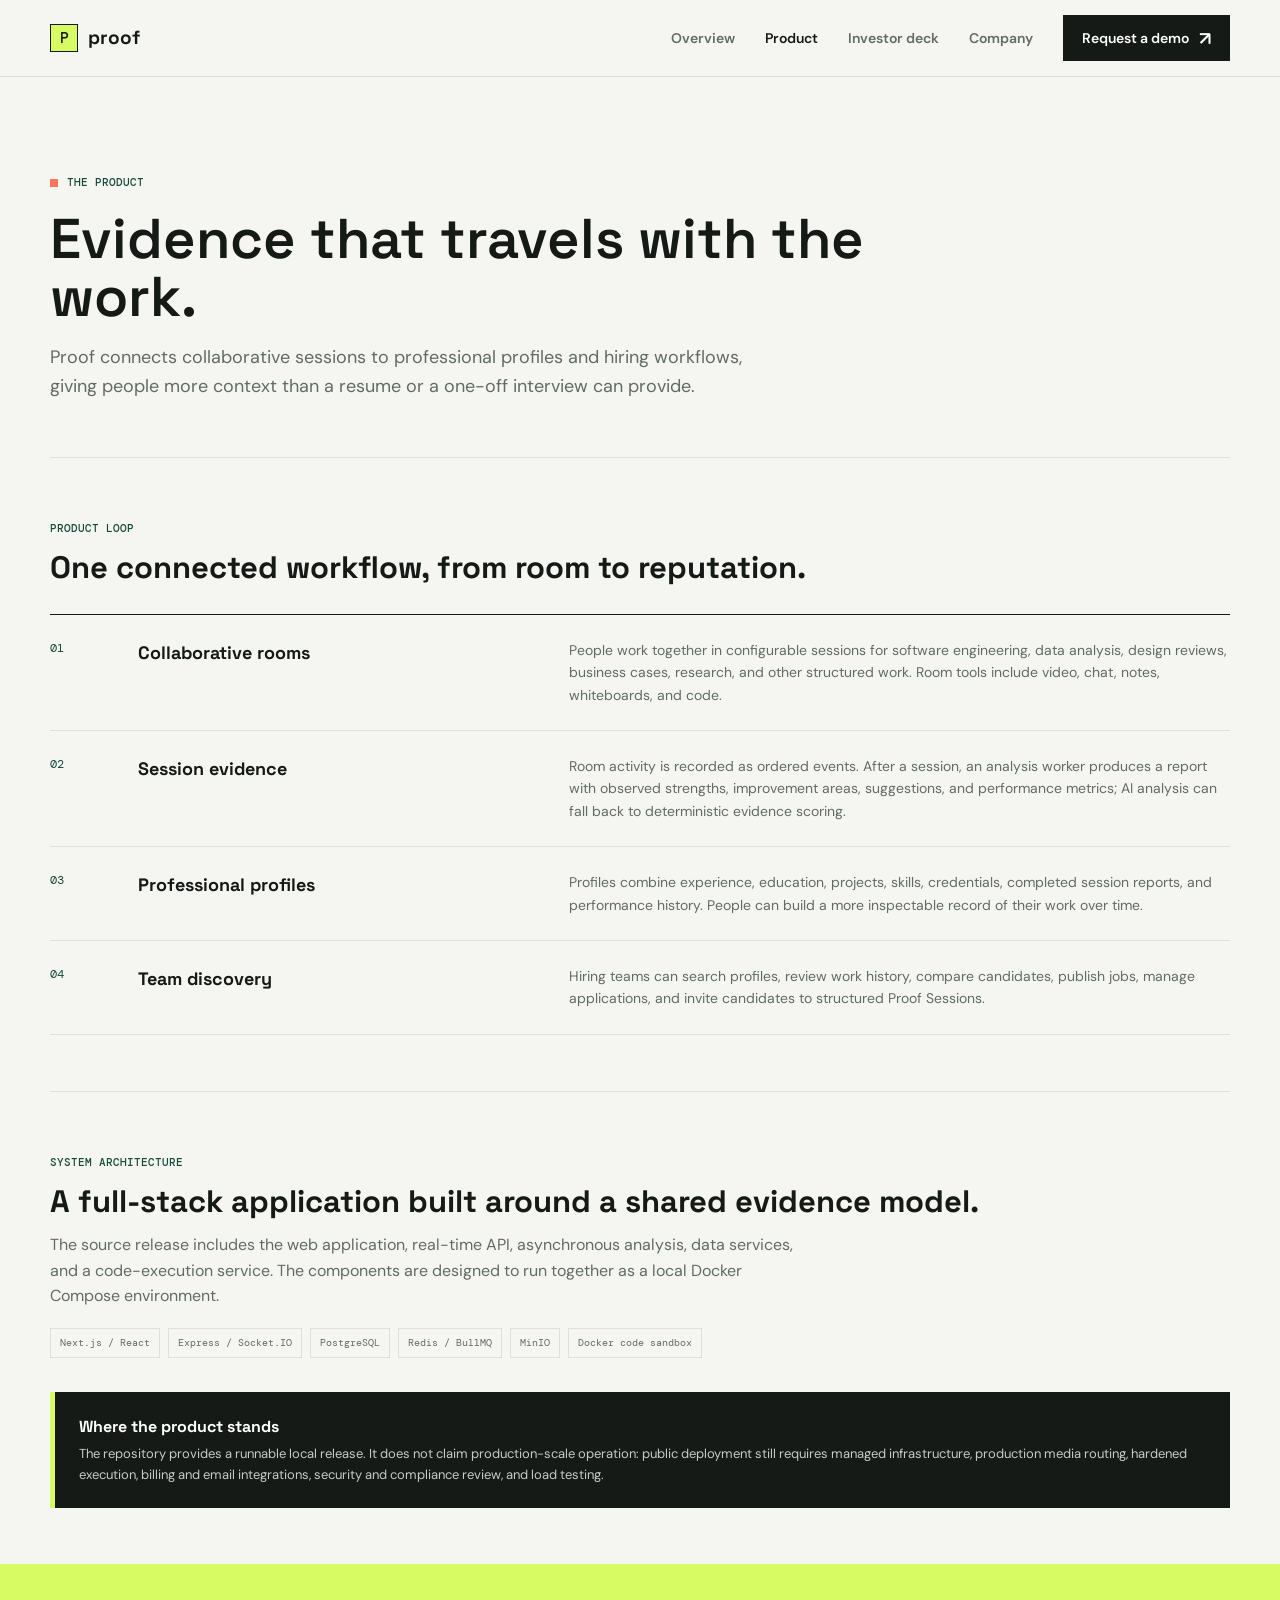
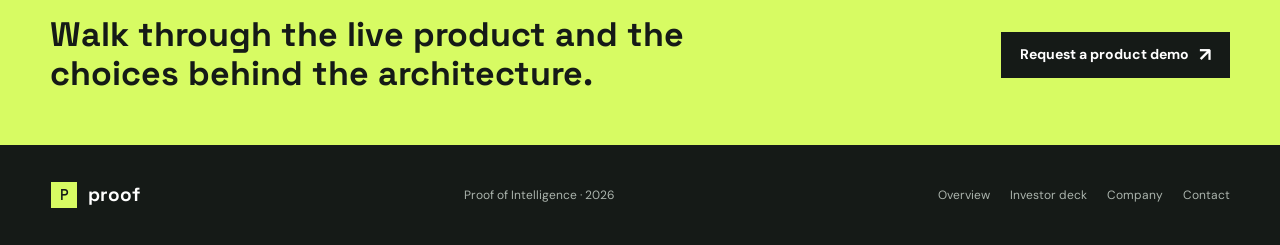
<file: technology.html>
<!DOCTYPE html>
<html lang="en">
<head>
    <meta charset="UTF-8">
    <meta name="viewport" content="width=device-width, initial-scale=1.0">
    <meta name="description" content="Explore the Proof product: collaborative rooms, session evidence, professional profiles, and team discovery.">
    <meta name="theme-color" content="#f5f6f2">
    <link rel="stylesheet" href="styles.css">
    <title>Product | Proof</title>
</head>
<body>
    <header class="site-header">
        <div class="nav-shell">
            <a class="brand" href="/" aria-label="Proof home"><span class="brand-mark">P</span>proof</a>
            <nav class="desktop-nav" aria-label="Main navigation">
                <a href="/">Overview</a><a class="active" href="/product">Product</a><a href="/investor-deck">Investor deck</a><a href="/company">Company</a><a class="nav-cta" href="/demo">Request a demo <span class="button-arrow" aria-hidden="true">↗</span></a>
            </nav>
            <details class="mobile-menu">
                <summary aria-label="Open navigation menu"><span class="menu-line"></span><span class="menu-line"></span></summary>
                <nav class="mobile-nav" aria-label="Mobile navigation"><a href="/">Overview</a><a href="/product">Product</a><a href="/investor-deck">Investor deck</a><a href="/company">Company</a><a href="/demo">Request a demo ↗</a></nav>
            </details>
        </div>
    </header>
    <main>
        <section class="page-intro">
            <span class="eyebrow">The product</span>
            <h1>Evidence that travels with the work.</h1>
            <p>Proof connects collaborative sessions to professional profiles and hiring workflows, giving people more context than a resume or a one-off interview can provide.</p>
        </section>
        <section class="content-section">
            <span class="section-tag">Product loop</span>
            <h2>One connected workflow, from room to reputation.</h2>
            <div class="architecture-list">
                <article class="architecture-row"><span class="index">01</span><h3>Collaborative rooms</h3><p>People work together in configurable sessions for software engineering, data analysis, design reviews, business cases, research, and other structured work. Room tools include video, chat, notes, whiteboards, and code.</p></article>
                <article class="architecture-row"><span class="index">02</span><h3>Session evidence</h3><p>Room activity is recorded as ordered events. After a session, an analysis worker produces a report with observed strengths, improvement areas, suggestions, and performance metrics; AI analysis can fall back to deterministic evidence scoring.</p></article>
                <article class="architecture-row"><span class="index">03</span><h3>Professional profiles</h3><p>Profiles combine experience, education, projects, skills, credentials, completed session reports, and performance history. People can build a more inspectable record of their work over time.</p></article>
                <article class="architecture-row"><span class="index">04</span><h3>Team discovery</h3><p>Hiring teams can search profiles, review work history, compare candidates, publish jobs, manage applications, and invite candidates to structured Proof Sessions.</p></article>
            </div>
        </section>
        <section class="content-section">
            <span class="section-tag">System architecture</span>
            <h2>A full-stack application built around a shared evidence model.</h2>
            <p>The source release includes the web application, real-time API, asynchronous analysis, data services, and a code-execution service. The components are designed to run together as a local Docker Compose environment.</p>
            <div class="stack-line" aria-label="Technology components"><span>Next.js / React</span><span>Express / Socket.IO</span><span>PostgreSQL</span><span>Redis / BullMQ</span><span>MinIO</span><span>Docker code sandbox</span></div>
            <aside class="note-band"><strong>Where the product stands</strong><p>The repository provides a runnable local release. It does not claim production-scale operation: public deployment still requires managed infrastructure, production media routing, hardened execution, billing and email integrations, security and compliance review, and load testing.</p></aside>
        </section>
        <section class="cta-band"><div class="cta-inner"><h2>Walk through the live product and the choices behind the architecture.</h2><a class="button" href="/demo">Request a product demo <span class="button-arrow" aria-hidden="true">↗</span></a></div></section>
    </main>
    <footer class="site-footer"><div class="footer-inner"><a class="brand" href="/"><span class="brand-mark">P</span>proof</a><span class="footer-copy">Proof of Intelligence · 2026</span><nav class="footer-links" aria-label="Footer navigation"><a href="/">Overview</a><a href="/investor-deck">Investor deck</a><a href="/company">Company</a><a href="/demo">Contact</a></nav></div></footer>
</body>
</html>
</file>
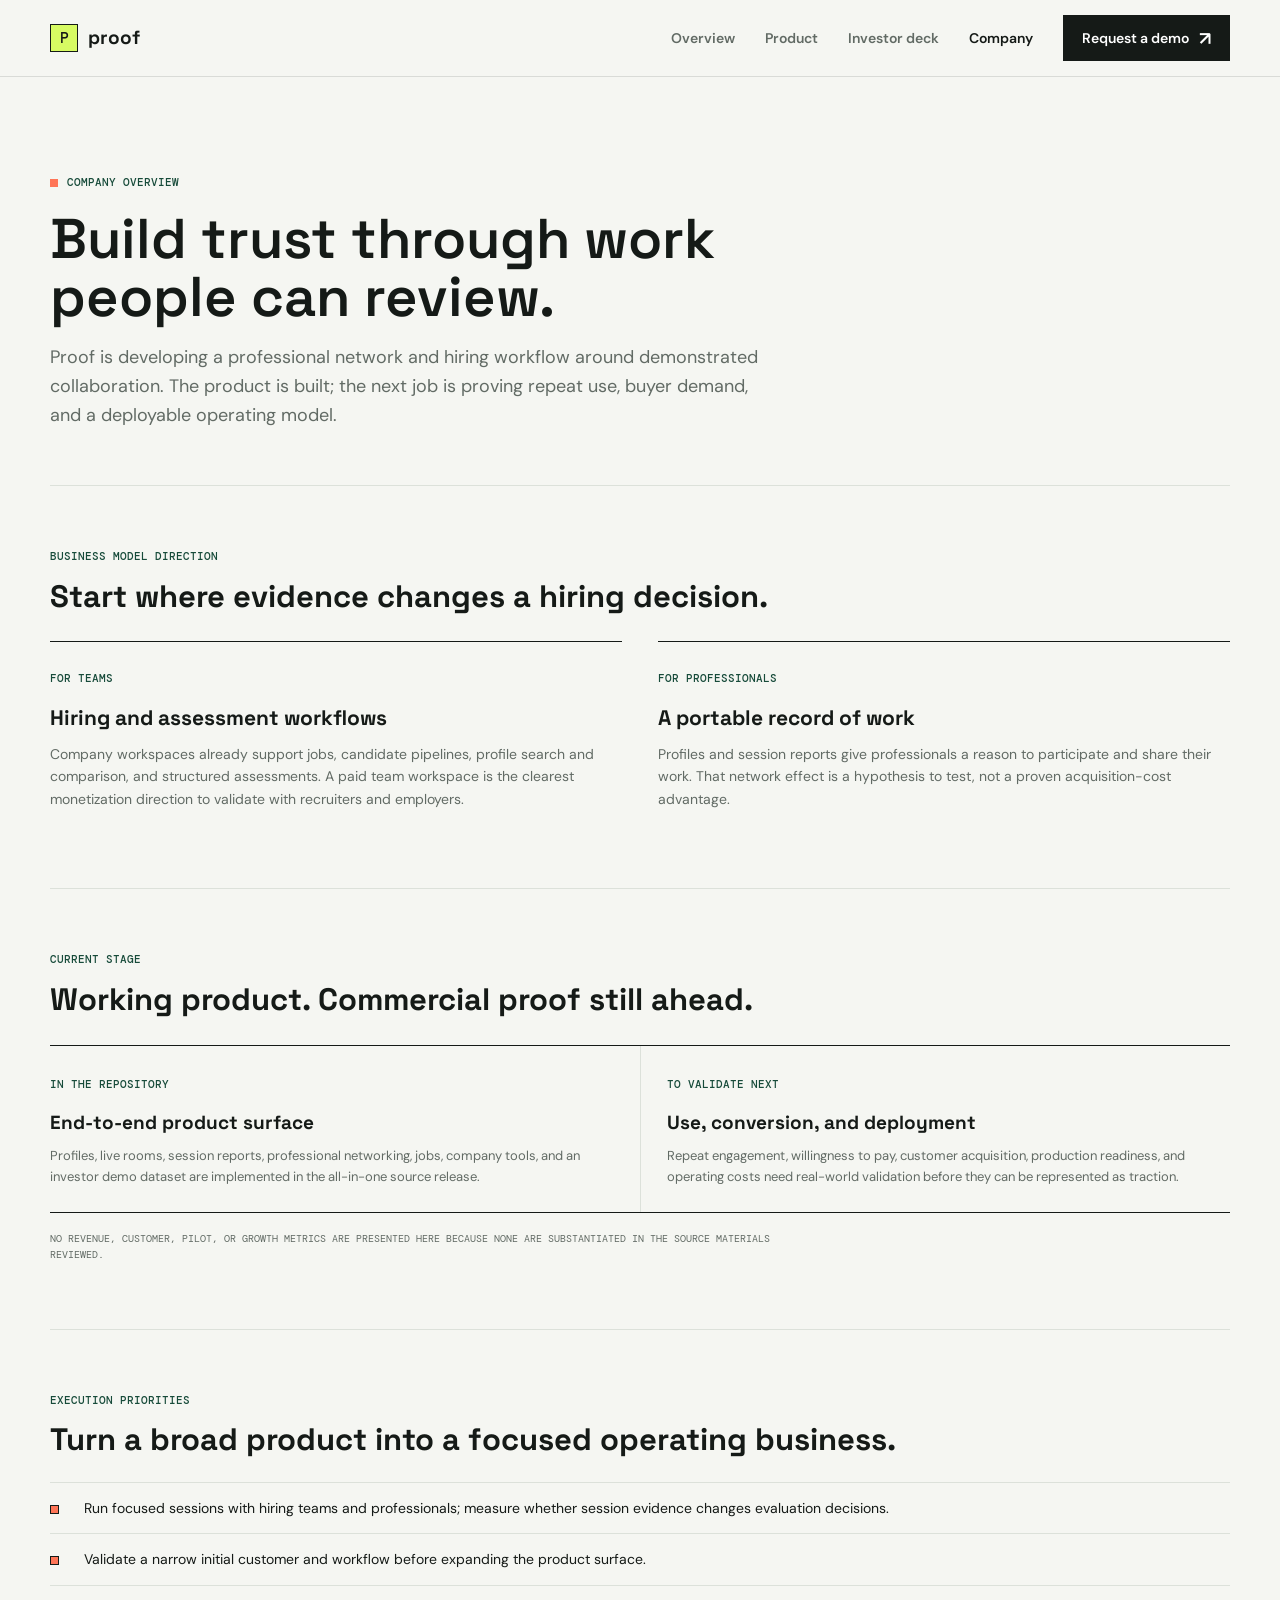
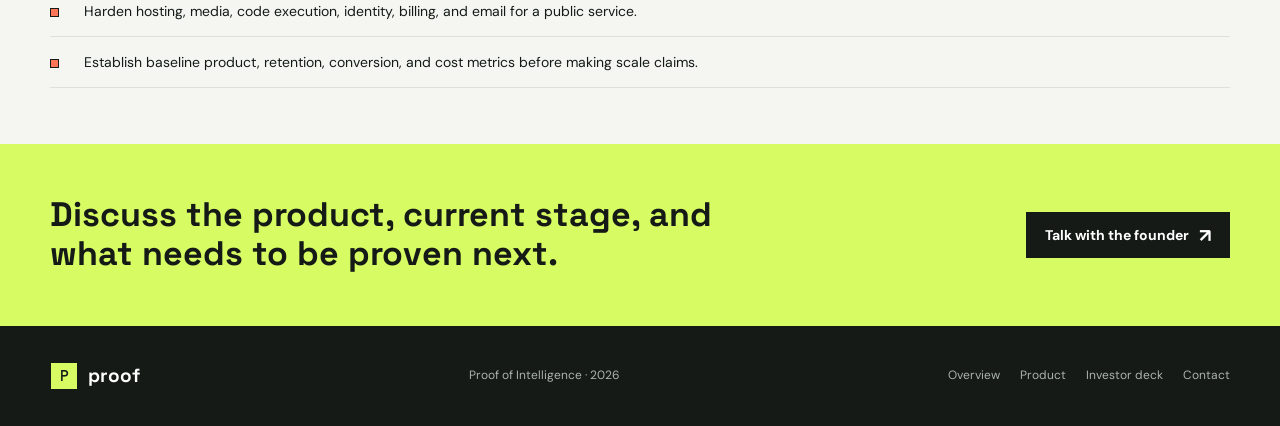
<file: traction.html>
<!DOCTYPE html>
<html lang="en">
<head>
    <meta charset="UTF-8">
    <meta name="viewport" content="width=device-width, initial-scale=1.0">
    <meta name="description" content="Proof of Intelligence company overview: product stage, business model direction, and current validation priorities.">
    <meta name="theme-color" content="#f5f6f2">
    <link rel="stylesheet" href="styles.css">
    <title>Company | Proof</title>
</head>
<body>
    <header class="site-header">
        <div class="nav-shell">
            <a class="brand" href="/" aria-label="Proof home"><span class="brand-mark">P</span>proof</a>
            <nav class="desktop-nav" aria-label="Main navigation">
                <a href="/">Overview</a><a href="/product">Product</a><a href="/investor-deck">Investor deck</a><a class="active" href="/company">Company</a><a class="nav-cta" href="/demo">Request a demo <span class="button-arrow" aria-hidden="true">↗</span></a>
            </nav>
            <details class="mobile-menu">
                <summary aria-label="Open navigation menu"><span class="menu-line"></span><span class="menu-line"></span></summary>
                <nav class="mobile-nav" aria-label="Mobile navigation"><a href="/">Overview</a><a href="/product">Product</a><a href="/investor-deck">Investor deck</a><a href="/company">Company</a><a href="/demo">Request a demo ↗</a></nav>
            </details>
        </div>
    </header>
    <main>
        <section class="page-intro">
            <span class="eyebrow">Company overview</span>
            <h1>Build trust through work people can review.</h1>
            <p>Proof is developing a professional network and hiring workflow around demonstrated collaboration. The product is built; the next job is proving repeat use, buyer demand, and a deployable operating model.</p>
        </section>
        <section class="content-section">
            <span class="section-tag">Business model direction</span>
            <h2>Start where evidence changes a hiring decision.</h2>
            <div class="model-grid">
                <article class="model-block"><span class="overline">For teams</span><h3>Hiring and assessment workflows</h3><p>Company workspaces already support jobs, candidate pipelines, profile search and comparison, and structured assessments. A paid team workspace is the clearest monetization direction to validate with recruiters and employers.</p></article>
                <article class="model-block"><span class="overline">For professionals</span><h3>A portable record of work</h3><p>Profiles and session reports give professionals a reason to participate and share their work. That network effect is a hypothesis to test, not a proven acquisition-cost advantage.</p></article>
            </div>
        </section>
        <section class="content-section">
            <span class="section-tag">Current stage</span>
            <h2>Working product. Commercial proof still ahead.</h2>
            <div class="stage-row">
                <article class="stage-cell"><span class="overline">In the repository</span><h3>End-to-end product surface</h3><p>Profiles, live rooms, session reports, professional networking, jobs, company tools, and an investor demo dataset are implemented in the all-in-one source release.</p></article>
                <article class="stage-cell"><span class="overline">To validate next</span><h3>Use, conversion, and deployment</h3><p>Repeat engagement, willingness to pay, customer acquisition, production readiness, and operating costs need real-world validation before they can be represented as traction.</p></article>
            </div>
            <p class="metric-disclaimer">No revenue, customer, pilot, or growth metrics are presented here because none are substantiated in the source materials reviewed.</p>
        </section>
        <section class="content-section">
            <span class="section-tag">Execution priorities</span>
            <h2>Turn a broad product into a focused operating business.</h2>
            <ul class="roadmap-list">
                <li>Run focused sessions with hiring teams and professionals; measure whether session evidence changes evaluation decisions.</li>
                <li>Validate a narrow initial customer and workflow before expanding the product surface.</li>
                <li>Harden hosting, media, code execution, identity, billing, and email for a public service.</li>
                <li>Establish baseline product, retention, conversion, and cost metrics before making scale claims.</li>
            </ul>
        </section>
        <section class="cta-band"><div class="cta-inner"><h2>Discuss the product, current stage, and what needs to be proven next.</h2><a class="button" href="/demo">Talk with the founder <span class="button-arrow" aria-hidden="true">↗</span></a></div></section>
    </main>
    <footer class="site-footer"><div class="footer-inner"><a class="brand" href="/"><span class="brand-mark">P</span>proof</a><span class="footer-copy">Proof of Intelligence · 2026</span><nav class="footer-links" aria-label="Footer navigation"><a href="/">Overview</a><a href="/product">Product</a><a href="/investor-deck">Investor deck</a><a href="/demo">Contact</a></nav></div></footer>
</body>
</html>
</file>
<file: styles.css>
@import url('https://fonts.googleapis.com/css2?family=DM+Mono:wght@400;500&family=DM+Sans:wght@400;500;600;700&family=Space+Grotesk:wght@400;500;600;700&display=swap');

:root {
    color-scheme: light;
    --paper: #f5f6f2;
    --surface: #ffffff;
    --ink: #151a17;
    --muted: #626b65;
    --line: #dce1da;
    --acid: #d7fb63;
    --acid-dark: #334510;
    --orange: #ff7557;
    --green: #174b3a;
    --mono: 'DM Mono', 'Courier New', monospace;
    --sans: 'DM Sans', 'Segoe UI', sans-serif;
    --display: 'Space Grotesk', 'Segoe UI', sans-serif;
    --page-width: 1180px;
}

* { box-sizing: border-box; }
html { scroll-behavior: smooth; }
body {
    margin: 0;
    background: var(--paper);
    color: var(--ink);
    font-family: var(--sans);
    font-size: 16px;
    line-height: 1.6;
    -webkit-font-smoothing: antialiased;
}
a { color: inherit; }
button, input, textarea, select { font: inherit; }
button, a, summary { -webkit-tap-highlight-color: transparent; }
:focus-visible { outline: 3px solid var(--orange); outline-offset: 4px; }

.site-header {
    position: sticky;
    top: 0;
    z-index: 20;
    border-bottom: 1px solid rgba(21, 26, 23, .12);
    background: rgba(245, 246, 242, .94);
    backdrop-filter: blur(14px);
}
.nav-shell {
    width: min(var(--page-width), calc(100% - 64px));
    min-height: 76px;
    margin: 0 auto;
    display: flex;
    align-items: center;
    justify-content: space-between;
    gap: 28px;
}
.brand {
    display: inline-flex;
    align-items: center;
    gap: 10px;
    text-decoration: none;
    font-family: var(--display);
    font-size: 19px;
    font-weight: 700;
    letter-spacing: 0;
    white-space: nowrap;
}
.brand-mark {
    display: grid;
    width: 28px;
    height: 28px;
    place-items: center;
    background: var(--acid);
    color: var(--ink);
    border: 1px solid var(--ink);
    font-family: var(--mono);
    font-size: 15px;
    font-weight: 500;
}
.desktop-nav { display: flex; align-items: center; gap: 30px; }
.desktop-nav a, .mobile-nav a {
    color: var(--muted);
    text-decoration: none;
    font-size: 14px;
    font-weight: 600;
    transition: color .18s ease;
}
.desktop-nav a:hover, .desktop-nav a.active, .mobile-nav a:hover { color: var(--ink); }
.nav-cta, .button {
    min-height: 46px;
    display: inline-flex;
    align-items: center;
    justify-content: center;
    gap: 10px;
    padding: 0 18px;
    border: 1px solid var(--ink);
    background: var(--ink);
    color: #fff;
    text-decoration: none;
    font-size: 14px;
    font-weight: 700;
    transition: transform .18s ease, background .18s ease, color .18s ease;
}
.nav-cta:hover, .button:hover { transform: translateY(-2px); background: var(--green); }
.desktop-nav .nav-cta, .desktop-nav .nav-cta:hover { color: #fff; }
.button-light { background: var(--acid); color: var(--ink); }
.button-light:hover { background: #c9f044; color: var(--ink); }
.button-outline { background: transparent; color: var(--ink); }
.button-outline:hover { background: var(--ink); color: #fff; }
.button-arrow { font-size: 19px; line-height: 1; }
.mobile-menu { display: none; }

.hero {
    width: min(var(--page-width), calc(100% - 64px));
    min-height: 640px;
    margin: 0 auto;
    padding: 80px 0 76px;
    display: grid;
    grid-template-columns: minmax(0, .94fr) minmax(430px, 1.06fr);
    align-items: center;
    gap: 60px;
}
.eyebrow, .section-tag, .overline {
    display: inline-flex;
    align-items: center;
    gap: 9px;
    color: var(--green);
    font-family: var(--mono);
    font-size: 11px;
    font-weight: 500;
    letter-spacing: 0;
    text-transform: uppercase;
}
.eyebrow::before { width: 8px; height: 8px; background: var(--orange); content: ''; }
h1, h2, h3, p { margin-top: 0; }
h1, h2, h3 { font-family: var(--display); letter-spacing: 0; }
.hero h1 {
    max-width: 620px;
    margin: 20px 0 22px;
    font-size: 64px;
    line-height: 1.02;
    font-weight: 600;
}
.hero h1 em { color: var(--green); font-style: normal; }
.hero-copy > p { max-width: 550px; margin-bottom: 28px; color: var(--muted); font-size: 18px; line-height: 1.65; }
.hero-actions { display: flex; flex-wrap: wrap; gap: 12px; }
.hero-footnote { margin-top: 18px; color: var(--muted); font-size: 12px; }

.product-stage {
    position: relative;
    min-height: 430px;
    padding: 28px 18px 18px 26px;
    background-color: #e9eee4;
    background-image: radial-gradient(#9cac94 0.8px, transparent .8px);
    background-size: 17px 17px;
}
.product-window {
    position: relative;
    z-index: 1;
    min-height: 388px;
    padding: 0 20px 20px;
    background: var(--surface);
    border: 1px solid var(--ink);
    box-shadow: 10px 10px 0 var(--acid);
}
.window-top {
    min-height: 53px;
    display: flex;
    align-items: center;
    justify-content: space-between;
    border-bottom: 1px solid var(--line);
    color: var(--muted);
    font-family: var(--mono);
    font-size: 10px;
    text-transform: uppercase;
}
.window-status { display: inline-flex; align-items: center; gap: 7px; color: var(--green); }
.window-status::before { width: 7px; height: 7px; background: #46a77a; border-radius: 50%; content: ''; }
.window-content { display: grid; grid-template-columns: 1.04fr .96fr; gap: 17px; padding-top: 20px; }
.profile-preview { padding: 16px; background: #f2f5ef; }
.profile-monogram {
    width: 42px;
    height: 42px;
    display: grid;
    place-items: center;
    margin-bottom: 13px;
    background: var(--acid);
    border: 1px solid var(--ink);
    font-family: var(--display);
    font-weight: 700;
}
.profile-preview h3 { margin: 0; font-size: 16px; }
.profile-preview p { margin: 3px 0 15px; color: var(--muted); font-size: 11px; }
.score-row { display: grid; grid-template-columns: 1fr auto; gap: 8px; padding: 8px 0; border-top: 1px solid #dce2d8; font-size: 10px; }
.score-row b { font-family: var(--mono); font-weight: 500; }
.evidence-preview { padding: 6px 0; }
.evidence-preview h3 { margin: 0 0 14px; font-size: 13px; }
.evidence-item { position: relative; padding: 0 0 15px 17px; color: var(--muted); font-size: 10px; line-height: 1.45; }
.evidence-item::before { position: absolute; left: 0; top: 4px; width: 7px; height: 7px; background: var(--orange); border: 1px solid var(--ink); content: ''; }
.evidence-item:not(:last-child)::after { position: absolute; left: 3px; top: 13px; bottom: 0; border-left: 1px solid #b8c1b7; content: ''; }
.evidence-item strong { display: block; margin-bottom: 3px; color: var(--ink); font-weight: 700; }
.sample-label { display: inline-block; margin-top: 10px; padding: 5px 7px; background: var(--acid); color: var(--acid-dark); font-family: var(--mono); font-size: 9px; text-transform: uppercase; }
.stage-caption { position: absolute; right: 20px; bottom: 4px; color: var(--muted); font-family: var(--mono); font-size: 9px; text-transform: uppercase; }

.signal-strip { background: var(--ink); color: #fff; }
.signal-inner {
    width: min(var(--page-width), calc(100% - 64px));
    min-height: 100px;
    margin: 0 auto;
    display: grid;
    grid-template-columns: 1.1fr repeat(3, 1fr);
    align-items: center;
}
.signal-intro { color: #aeb7af; font-family: var(--mono); font-size: 10px; text-transform: uppercase; }
.signal-item { min-height: 42px; display: flex; align-items: center; gap: 12px; padding: 0 18px; border-left: 1px solid #39403b; font-size: 13px; font-weight: 600; }
.signal-number { color: var(--acid); font-family: var(--mono); font-size: 12px; }

.section-wrap { width: min(var(--page-width), calc(100% - 64px)); margin: 0 auto; padding: 100px 0; }
.section-heading { max-width: 710px; margin-bottom: 42px; }
.section-heading h2 { margin: 12px 0 14px; font-size: 42px; line-height: 1.12; font-weight: 600; }
.section-heading p { margin: 0; color: var(--muted); font-size: 16px; }
.steps-grid { display: grid; grid-template-columns: repeat(3, 1fr); border-top: 1px solid var(--ink); border-bottom: 1px solid var(--ink); }
.step { min-height: 230px; padding: 24px 28px 28px 0; }
.step + .step { padding-left: 28px; border-left: 1px solid var(--line); }
.step-number { color: var(--green); font-family: var(--mono); font-size: 12px; }
.step h3 { margin: 30px 0 10px; font-size: 21px; }
.step p { max-width: 310px; margin: 0; color: var(--muted); font-size: 14px; }

.audience-section { background: #e9eee4; }
.audience-grid { display: grid; grid-template-columns: 1fr 1fr; gap: 70px; align-items: start; }
.audience-copy h2 { margin: 13px 0 16px; max-width: 490px; font-size: 39px; line-height: 1.12; }
.audience-copy p { max-width: 480px; color: var(--muted); }
.feature-list { border-top: 1px solid #c8d0c5; }
.feature-row { display: grid; grid-template-columns: 36px 1fr; gap: 12px; padding: 15px 0; border-bottom: 1px solid #c8d0c5; }
.feature-icon { width: 28px; height: 28px; display: grid; place-items: center; background: var(--acid); border: 1px solid var(--ink); color: var(--ink); font-family: var(--mono); font-size: 11px; }
.feature-row strong { display: block; font-size: 14px; }
.feature-row span { display: block; margin-top: 2px; color: var(--muted); font-size: 12px; }

.cta-band { background: var(--acid); }
.cta-inner { width: min(var(--page-width), calc(100% - 64px)); margin: 0 auto; padding: 52px 0; display: flex; align-items: center; justify-content: space-between; gap: 32px; }
.cta-inner h2 { max-width: 700px; margin: 0; font-size: 34px; line-height: 1.14; }
.cta-inner .button { flex: 0 0 auto; }
.site-footer { background: var(--ink); color: #fff; }
.footer-inner { width: min(var(--page-width), calc(100% - 64px)); min-height: 100px; margin: 0 auto; display: flex; align-items: center; justify-content: space-between; gap: 22px; }
.footer-inner .brand { color: #fff; }
.footer-copy { color: #abb4ad; font-size: 12px; }
.footer-links { display: flex; gap: 20px; }
.footer-links a { color: #abb4ad; font-size: 12px; text-decoration: none; }
.footer-links a:hover { color: var(--acid); }

.page-intro {
    width: min(var(--page-width), calc(100% - 64px));
    margin: 0 auto;
    padding: 92px 0 56px;
    border-bottom: 1px solid var(--line);
}
.page-intro h1 { max-width: 850px; margin: 15px 0 17px; font-size: 56px; line-height: 1.04; font-weight: 600; }
.page-intro p { max-width: 720px; margin: 0; color: var(--muted); font-size: 18px; }
.content-section { width: min(var(--page-width), calc(100% - 64px)); margin: 0 auto; padding: 56px 0; }
.content-section + .content-section { border-top: 1px solid var(--line); }
.content-section h2 { margin: 10px 0 12px; font-size: 31px; line-height: 1.18; }
.content-section > p { max-width: 760px; color: var(--muted); }
.architecture-list { margin-top: 28px; border-top: 1px solid var(--ink); }
.architecture-row { display: grid; grid-template-columns: 64px minmax(190px, .8fr) 1.3fr; gap: 24px; padding: 24px 0; border-bottom: 1px solid var(--line); }
.architecture-row .index { color: var(--green); font-family: var(--mono); font-size: 12px; }
.architecture-row h3 { margin: 0; font-size: 18px; }
.architecture-row p { margin: 0; color: var(--muted); font-size: 14px; }
.stack-line { display: flex; flex-wrap: wrap; gap: 8px; margin-top: 19px; }
.stack-line span { padding: 6px 9px; border: 1px solid var(--line); color: var(--muted); font-family: var(--mono); font-size: 10px; }
.note-band { margin-top: 34px; padding: 22px 24px; background: var(--ink); color: #fff; border-left: 5px solid var(--acid); }
.note-band strong { display: block; margin-bottom: 5px; font-family: var(--display); font-size: 16px; }
.note-band p { margin: 0; color: #c5ccc6; font-size: 13px; }

.model-grid { display: grid; grid-template-columns: 1fr 1fr; gap: 36px; margin-top: 26px; }
.model-block { padding: 22px 0; border-top: 1px solid var(--ink); }
.model-block h3 { margin: 12px 0 8px; font-size: 21px; }
.model-block p { margin: 0; color: var(--muted); font-size: 14px; }
.stage-row { display: grid; grid-template-columns: 1fr 1fr; margin-top: 28px; border-top: 1px solid var(--ink); border-bottom: 1px solid var(--ink); }
.stage-cell { padding: 24px 26px 24px 0; }
.stage-cell + .stage-cell { padding-left: 26px; border-left: 1px solid var(--line); }
.stage-cell h3 { margin: 12px 0 8px; font-size: 19px; }
.stage-cell p { margin: 0; color: var(--muted); font-size: 13px; }
.metric-disclaimer { margin-top: 18px; color: var(--muted); font-family: var(--mono); font-size: 10px; text-transform: uppercase; }
.roadmap-list { margin: 24px 0 0; padding: 0; list-style: none; border-top: 1px solid var(--line); }
.roadmap-list li { display: grid; grid-template-columns: 22px 1fr; gap: 12px; padding: 14px 0; border-bottom: 1px solid var(--line); font-size: 14px; }
.roadmap-list li::before { width: 7px; height: 7px; margin-top: 8px; background: var(--orange); border: 1px solid var(--ink); content: ''; }

.contact-layout { width: min(1020px, calc(100% - 64px)); margin: 0 auto; padding: 62px 0 100px; display: grid; grid-template-columns: .85fr 1.15fr; gap: 80px; align-items: start; }
.contact-aside h2 { margin: 12px 0; font-size: 31px; line-height: 1.16; }
.contact-aside p { color: var(--muted); font-size: 14px; }
.deck-link { display: inline-flex; align-items: center; gap: 10px; margin-top: 10px; padding: 0 0 5px; border-bottom: 1px solid var(--ink); text-decoration: none; font-size: 13px; font-weight: 700; }
.form-panel { padding: 30px; background: var(--surface); border: 1px solid var(--ink); box-shadow: 8px 8px 0 var(--acid); }
.form-panel h2 { margin: 0 0 4px; font-size: 22px; }
.form-intro { margin: 0 0 24px; color: var(--muted); font-size: 13px; }
.form-group { margin-bottom: 17px; }
.form-group label { display: block; margin-bottom: 6px; font-size: 12px; font-weight: 700; }
.form-control { width: 100%; min-height: 46px; padding: 11px 12px; border: 1px solid #bac3ba; background: #fbfcfa; color: var(--ink); border-radius: 0; }
.form-control:focus { border-color: var(--green); outline: 2px solid rgba(23, 75, 58, .16); }
textarea.form-control { min-height: 120px; resize: vertical; }
.form-hint { margin: 9px 0 0; color: var(--muted); font-size: 11px; }
.btn-submit { width: 100%; min-height: 48px; border: 1px solid var(--ink); background: var(--ink); color: white; cursor: pointer; font-size: 14px; font-weight: 700; }
.btn-submit:hover { background: var(--green); }

@media (max-width: 900px) {
    .nav-shell, .hero, .signal-inner, .section-wrap, .cta-inner, .footer-inner, .page-intro, .content-section { width: min(100% - 48px, var(--page-width)); }
    .hero { min-height: 0; grid-template-columns: 1fr; gap: 42px; padding: 68px 0; }
    .hero-copy { max-width: 700px; }
    .product-stage { width: min(100%, 640px); }
    .signal-inner { grid-template-columns: repeat(3, 1fr); padding: 20px 0; }
    .signal-intro { grid-column: 1 / -1; margin-bottom: 12px; }
    .signal-item:first-of-type { padding-left: 0; border-left: 0; }
    .audience-grid { gap: 40px; }
    .contact-layout { width: min(100% - 48px, 1020px); gap: 38px; }
}
@media (max-width: 640px) {
    body { font-size: 15px; }
    .nav-shell, .hero, .signal-inner, .section-wrap, .cta-inner, .footer-inner, .page-intro, .content-section, .contact-layout { width: calc(100% - 40px); }
    .nav-shell { min-height: 66px; }
    .brand { font-size: 17px; }
    .desktop-nav { display: none; }
    .mobile-menu { position: relative; display: block; }
    .mobile-menu summary { width: 44px; height: 44px; display: grid; place-content: center; gap: 5px; border: 1px solid var(--ink); cursor: pointer; list-style: none; }
    .mobile-menu summary::-webkit-details-marker { display: none; }
    .menu-line { width: 17px; height: 2px; display: block; background: var(--ink); }
    .mobile-nav { position: absolute; top: 53px; right: 0; width: min(280px, calc(100vw - 40px)); display: grid; gap: 0; padding: 8px 16px; background: var(--surface); border: 1px solid var(--ink); box-shadow: 5px 5px 0 var(--acid); }
    .mobile-nav a { padding: 12px 2px; border-bottom: 1px solid var(--line); }
    .mobile-nav a:last-child { border: 0; color: var(--ink); }
    .hero { padding: 56px 0 52px; gap: 35px; }
    .hero h1 { margin: 17px 0; font-size: 45px; }
    .hero-copy > p { font-size: 16px; }
    .hero-actions { display: grid; grid-template-columns: 1fr; }
    .hero-actions .button { width: 100%; }
    .product-stage { min-height: 0; padding: 15px 10px 23px 15px; }
    .product-window { min-height: 0; padding: 0 13px 15px; box-shadow: 6px 6px 0 var(--acid); }
    .window-top { min-height: 45px; font-size: 8px; }
    .window-content { grid-template-columns: 1fr; gap: 12px; padding-top: 13px; }
    .profile-preview { display: grid; grid-template-columns: 42px 1fr; column-gap: 12px; padding: 12px; }
    .profile-monogram { grid-row: span 2; margin: 0; }
    .profile-preview p { margin: 2px 0 8px; }
    .score-row { grid-column: 1 / -1; }
    .evidence-preview { padding: 5px 2px 0; }
    .evidence-preview h3 { margin-bottom: 10px; }
    .evidence-item { padding-bottom: 11px; }
    .stage-caption { right: 8px; bottom: 3px; font-size: 8px; }
    .signal-inner { grid-template-columns: 1fr; padding: 19px 0; }
    .signal-intro { margin-bottom: 6px; }
    .signal-item { min-height: 36px; padding: 0; border: 0; }
    .section-wrap { padding: 67px 0; }
    .section-heading { margin-bottom: 28px; }
    .section-heading h2 { font-size: 33px; }
    .steps-grid { grid-template-columns: 1fr; }
    .step, .step + .step { min-height: auto; padding: 20px 0; border-left: 0; }
    .step + .step { border-top: 1px solid var(--line); }
    .step h3 { margin: 13px 0 7px; }
    .audience-grid { grid-template-columns: 1fr; gap: 27px; }
    .audience-copy h2 { font-size: 32px; }
    .cta-inner { align-items: flex-start; flex-direction: column; padding: 39px 0; }
    .cta-inner h2 { font-size: 29px; }
    .footer-inner { min-height: 0; align-items: flex-start; flex-direction: column; padding: 26px 0; }
    .footer-links { flex-wrap: wrap; gap: 12px 18px; }
    .page-intro { padding: 62px 0 38px; }
    .page-intro h1 { font-size: 42px; }
    .page-intro p { font-size: 16px; }
    .content-section { padding: 39px 0; }
    .content-section h2 { font-size: 27px; }
    .architecture-row { grid-template-columns: 35px 1fr; gap: 10px 14px; padding: 19px 0; }
    .architecture-row p { grid-column: 2; }
    .model-grid { grid-template-columns: 1fr; gap: 4px; }
    .stage-row { grid-template-columns: 1fr; }
    .stage-cell { padding: 20px 0; }
    .stage-cell + .stage-cell { padding-left: 0; border-left: 0; border-top: 1px solid var(--line); }
    .contact-layout { grid-template-columns: 1fr; gap: 31px; padding: 37px 0 72px; }
    .contact-aside h2 { font-size: 28px; }
    .form-panel { padding: 20px; box-shadow: 5px 5px 0 var(--acid); }
}
@media (prefers-reduced-motion: reduce) {
    *, *::before, *::after { scroll-behavior: auto !important; transition-duration: .01ms !important; }
}

.deck-intro {
    width: min(var(--page-width), calc(100% - 64px));
    margin: 0 auto;
    padding: 58px 0 28px;
    display: flex;
    align-items: end;
    justify-content: space-between;
    gap: 30px;
}
.deck-intro h1 { max-width: 700px; margin: 12px 0 8px; font-size: 42px; line-height: 1.08; }
.deck-intro p { max-width: 620px; margin: 0; color: var(--muted); font-size: 15px; }
.deck-intro .button { flex: 0 0 auto; }
.deck-toolbar {
    position: sticky;
    top: 76px;
    z-index: 15;
    display: grid;
    grid-template-columns: 1fr auto 1fr;
    align-items: center;
    gap: 16px;
    padding: 11px max(32px, calc((100% - var(--page-width)) / 2));
    border-top: 1px solid var(--line);
    border-bottom: 1px solid var(--line);
    background: rgba(245, 246, 242, .96);
    backdrop-filter: blur(12px);
}
.deck-progress-copy { color: var(--muted); font-family: var(--mono); font-size: 11px; }
.deck-progress-copy strong { color: var(--ink); font-weight: 500; }
.deck-dots { display: flex; align-items: center; justify-content: center; gap: 2px; }
.deck-dot { width: 24px; height: 32px; padding: 0; display: grid; place-items: center; border: 0; background: transparent; cursor: pointer; }
.deck-dot::before { width: 18px; height: 6px; background: #c5ccc4; content: ''; }
.deck-dot[aria-current="step"]::before { background: var(--green); }
.deck-arrows { display: flex; justify-content: end; gap: 7px; }
.deck-arrow {
    width: 38px;
    height: 36px;
    display: grid;
    place-items: center;
    border: 1px solid var(--ink);
    background: transparent;
    color: var(--ink);
    cursor: pointer;
    font-size: 17px;
}
.deck-arrow:hover:not(:disabled) { background: var(--ink); color: white; }
.deck-arrow:disabled { opacity: .35; cursor: default; }
.deck-slides { width: min(var(--page-width), calc(100% - 64px)); margin: 26px auto 74px; }
.deck-slide {
    position: relative;
    min-height: min(690px, calc(100svh - 176px));
    margin: 0 0 30px;
    padding: 52px 56px;
    display: flex;
    flex-direction: column;
    justify-content: space-between;
    overflow: hidden;
    scroll-margin-top: 150px;
    border: 1px solid var(--line);
    background: var(--surface);
}
.deck-slide:last-child { margin-bottom: 0; }
.deck-slide-header { position: relative; z-index: 1; max-width: 800px; }
.deck-slide-kicker { color: var(--green); font-family: var(--mono); font-size: 11px; text-transform: uppercase; }
.deck-slide h2 { margin: 12px 0 16px; font-size: 42px; line-height: 1.1; font-weight: 600; }
.deck-slide-lede { max-width: 720px; margin: 0; color: var(--muted); font-size: 17px; }
.deck-slide-foot { position: relative; z-index: 1; margin-top: 34px; padding-top: 13px; display: flex; justify-content: space-between; gap: 15px; border-top: 1px solid var(--line); color: var(--muted); font-family: var(--mono); font-size: 10px; text-transform: uppercase; }
.cover-slide { min-height: min(720px, calc(100svh - 176px)); display: grid; grid-template-columns: 1.1fr .9fr; align-items: center; gap: 36px; background: var(--ink); color: white; border-color: var(--ink); }
.cover-slide .deck-slide-kicker { color: var(--acid); }
.cover-slide h2 { max-width: 670px; margin: 18px 0; font-size: 58px; }
.cover-slide .deck-slide-lede { color: #c5ccc6; }
.cover-slide .deck-slide-foot { grid-column: 1 / -1; color: #c5ccc6; border-color: #49524b; }
.cover-art { position: relative; min-height: 340px; display: grid; place-items: center; }
.cover-card {
    position: absolute;
    width: min(100%, 350px);
    padding: 21px;
    background: var(--paper);
    color: var(--ink);
    border: 1px solid white;
}
.cover-card-profile { top: 18px; left: 0; z-index: 2; transform: rotate(-3deg); }
.cover-card-evidence { right: 0; bottom: 14px; z-index: 3; background: var(--green); color: white; border-color: var(--acid); transform: rotate(2deg); }
.cover-card small, .cover-card-evidence small { display: block; margin-bottom: 14px; font-family: var(--mono); font-size: 9px; text-transform: uppercase; }
.cover-avatar { width: 39px; height: 39px; margin-bottom: 11px; display: grid; place-items: center; background: var(--acid); border: 1px solid var(--ink); color: var(--ink); font-family: var(--mono); font-size: 12px; }
.cover-card strong { display: block; font-family: var(--display); font-size: 17px; }
.cover-card p { margin: 2px 0 13px; color: var(--muted); font-size: 11px; }
.cover-line { height: 6px; margin: 7px 0; background: #dce1da; }
.cover-line.short { width: 64%; }
.cover-card-evidence small { color: var(--acid); }
.cover-card-evidence strong { color: white; }
.cover-card-evidence p { color: #d7e0d8; }
.cover-mark { position: absolute; right: 13px; top: 18px; color: rgba(215, 251, 99, .16); font-family: var(--display); font-size: 160px; font-weight: 700; line-height: 1; }
.deck-three { margin-top: 44px; display: grid; grid-template-columns: repeat(3, 1fr); border-top: 1px solid var(--ink); border-bottom: 1px solid var(--ink); }
.deck-three article { padding: 22px 26px 22px 0; }
.deck-three article + article { padding-left: 26px; border-left: 1px solid var(--line); }
.deck-item-no { color: var(--orange); font-family: var(--mono); font-size: 12px; }
.deck-three h3, .deck-two h3 { margin: 16px 0 8px; font-size: 21px; }
.deck-three p, .deck-two p { margin: 0; color: var(--muted); font-size: 14px; }
.deck-highlight { margin-top: 30px; padding: 20px 23px; background: var(--acid); font-size: 15px; font-weight: 600; }
.flow-grid { margin-top: 46px; display: grid; grid-template-columns: repeat(4, 1fr); gap: 20px; }
.flow-step { position: relative; min-height: 180px; padding: 18px 15px; border-top: 2px solid var(--green); background: var(--paper); }
.flow-step:not(:last-child)::after { position: absolute; top: 28px; right: -16px; color: var(--orange); content: '→'; font-size: 18px; }
.flow-step span { color: var(--green); font-family: var(--mono); font-size: 10px; }
.flow-step h3 { margin: 26px 0 8px; font-size: 18px; }
.flow-step p { margin: 0; color: var(--muted); font-size: 12px; }
.deck-two { margin-top: 35px; display: grid; grid-template-columns: 1fr 1fr; gap: 36px; }
.deck-two article { padding: 19px 0; border-top: 1px solid var(--ink); }
.room-tools { margin-top: 30px; display: flex; flex-wrap: wrap; gap: 8px; }
.room-tools span { padding: 7px 10px; background: var(--acid); color: var(--ink); font-family: var(--mono); font-size: 10px; text-transform: uppercase; }
.report-preview { width: min(100%, 620px); margin: 32px auto 0; padding: 23px 26px; background: var(--ink); color: white; border-left: 5px solid var(--acid); }
.report-preview-top { display: flex; justify-content: space-between; gap: 15px; padding-bottom: 13px; border-bottom: 1px solid #4d5650; color: var(--acid); font-family: var(--mono); font-size: 9px; text-transform: uppercase; }
.report-preview h3 { margin: 17px 0 4px; color: white; font-size: 23px; }
.report-preview > p { margin: 0; color: #c6cec7; font-size: 12px; }
.report-row { padding: 12px 0; display: grid; grid-template-columns: 130px 1fr; gap: 12px; border-bottom: 1px solid #414a43; font-size: 12px; }
.report-row strong { color: var(--acid); font-family: var(--mono); font-size: 9px; font-weight: 500; text-transform: uppercase; }
.report-preview .report-note { margin-top: 13px; color: #c6cec7; font-family: var(--mono); font-size: 9px; }
.architecture-stack { width: min(100%, 780px); margin: 35px auto 0; display: grid; gap: 8px; }
.architecture-layer { padding: 15px 19px; display: flex; align-items: center; justify-content: space-between; gap: 20px; background: var(--paper); border-left: 3px solid var(--green); }
.architecture-layer:nth-child(2) { margin: 0 18px; }
.architecture-layer:nth-child(3) { margin: 0 36px; }
.architecture-layer:nth-child(4) { margin: 0 54px; background: var(--soft, #e9eee4); }
.architecture-layer strong { font-size: 13px; }
.architecture-layer span { color: var(--muted); font-family: var(--mono); font-size: 10px; text-align: right; }
.boundary-note { max-width: 780px; margin: 23px auto 0; padding: 15px 18px; background: var(--ink); color: white; font-size: 12px; }
.boundary-note strong { color: var(--acid); }
.deck-stage-grid { margin-top: 38px; display: grid; grid-template-columns: 1fr 1fr; gap: 38px; }
.deck-stage-column { padding-top: 16px; border-top: 2px solid var(--green); }
.deck-stage-column.is-next { border-color: var(--orange); }
.deck-stage-column h3 { margin: 12px 0; font-size: 23px; }
.deck-stage-column p { margin: 0; color: var(--muted); font-size: 14px; }
.deck-stage-column ul { margin: 0; padding-left: 18px; color: var(--muted); font-size: 13px; }
.deck-stage-column li { margin: 8px 0; }
.transparent-note { margin-top: 28px; padding-top: 14px; border-top: 1px solid var(--line); color: var(--muted); font-family: var(--mono); font-size: 10px; }
.ask-slide { background: var(--acid); border-color: var(--acid); }
.ask-slide .deck-slide-kicker { color: var(--green); }
.ask-slide .deck-slide-lede { color: #36432a; }
.ask-slide .deck-three { border-color: var(--ink); }
.ask-slide .deck-three article + article { border-color: rgba(21, 26, 23, .25); }
.ask-slide .deck-three p { color: #36432a; }
.ask-slide .deck-slide-foot { border-color: rgba(21, 26, 23, .28); color: #36432a; }
.deck-end-actions { display: flex; flex-wrap: wrap; gap: 11px; margin-top: 30px; }
.deck-end-actions .button-outline { border-color: var(--ink); }
.deck-note { width: min(var(--page-width), calc(100% - 64px)); margin: -42px auto 52px; color: var(--muted); font-size: 12px; }

@media (max-width: 900px) {
    .deck-intro, .deck-slides, .deck-note { width: min(100% - 48px, var(--page-width)); }
    .deck-toolbar { padding-right: 24px; padding-left: 24px; }
    .deck-slide { padding: 40px 36px; }
    .cover-slide { gap: 18px; }
    .cover-slide h2 { font-size: 48px; }
    .flow-grid { gap: 13px; }
    .flow-step:not(:last-child)::after { right: -12px; }
}
@media (max-width: 640px) {
    .deck-intro, .deck-slides, .deck-note { width: calc(100% - 40px); }
    .deck-intro { align-items: flex-start; flex-direction: column; padding: 42px 0 22px; gap: 18px; }
    .deck-intro h1 { font-size: 34px; }
    .deck-intro p { font-size: 14px; }
    .deck-toolbar { top: 66px; grid-template-columns: 1fr auto; gap: 8px; padding: 8px 20px; }
    .deck-dots { grid-row: 2; grid-column: 1 / -1; justify-content: flex-start; overflow-x: auto; padding: 4px 0; }
    .deck-arrows { grid-row: 1; grid-column: 2; }
    .deck-slides { margin-top: 18px; }
    .deck-slide, .cover-slide { min-height: 0; padding: 27px 22px; margin-bottom: 18px; scroll-margin-top: 155px; }
    .deck-slide h2 { font-size: 31px; }
    .deck-slide-lede { font-size: 15px; }
    .deck-slide-foot { margin-top: 28px; font-size: 8px; }
    .cover-slide { grid-template-columns: 1fr; gap: 5px; }
    .cover-slide h2 { font-size: 42px; }
    .cover-art { min-height: 280px; }
    .cover-card { width: min(88%, 340px); padding: 16px; }
    .cover-card-profile { left: 2%; }
    .cover-card-evidence { right: 1%; }
    .cover-mark { font-size: 120px; }
    .cover-slide .deck-slide-foot { grid-column: auto; }
    .deck-three { grid-template-columns: 1fr; margin-top: 28px; }
    .deck-three article, .deck-three article + article { padding: 17px 0; border-left: 0; }
    .deck-three article + article { border-top: 1px solid var(--line); }
    .deck-three h3 { margin: 8px 0 5px; font-size: 19px; }
    .deck-three p { font-size: 13px; }
    .deck-highlight { margin-top: 20px; font-size: 13px; }
    .flow-grid { grid-template-columns: 1fr 1fr; gap: 8px; margin-top: 26px; }
    .flow-step { min-height: 155px; padding: 14px 12px; }
    .flow-step:not(:last-child)::after { display: none; }
    .flow-step h3 { margin: 21px 0 6px; font-size: 16px; }
    .deck-two, .deck-stage-grid { grid-template-columns: 1fr; gap: 18px; }
    .deck-two h3 { margin: 9px 0 5px; }
    .report-preview { margin-top: 22px; padding: 18px 16px; }
    .report-preview h3 { font-size: 20px; }
    .report-row { grid-template-columns: 1fr; gap: 5px; }
    .architecture-layer { align-items: flex-start; flex-direction: column; gap: 5px; padding: 12px; }
    .architecture-layer span { text-align: left; }
    .architecture-layer:nth-child(2) { margin: 0 8px; }
    .architecture-layer:nth-child(3) { margin: 0 16px; }
    .architecture-layer:nth-child(4) { margin: 0 24px; }
    .boundary-note { font-size: 11px; }
    .deck-stage-column h3 { font-size: 21px; }
    .deck-note { margin: -4px auto 35px; }
}
.text-acid { color: var(--acid); }
.deck-stage-note { margin-top: 14px; }
</file>
